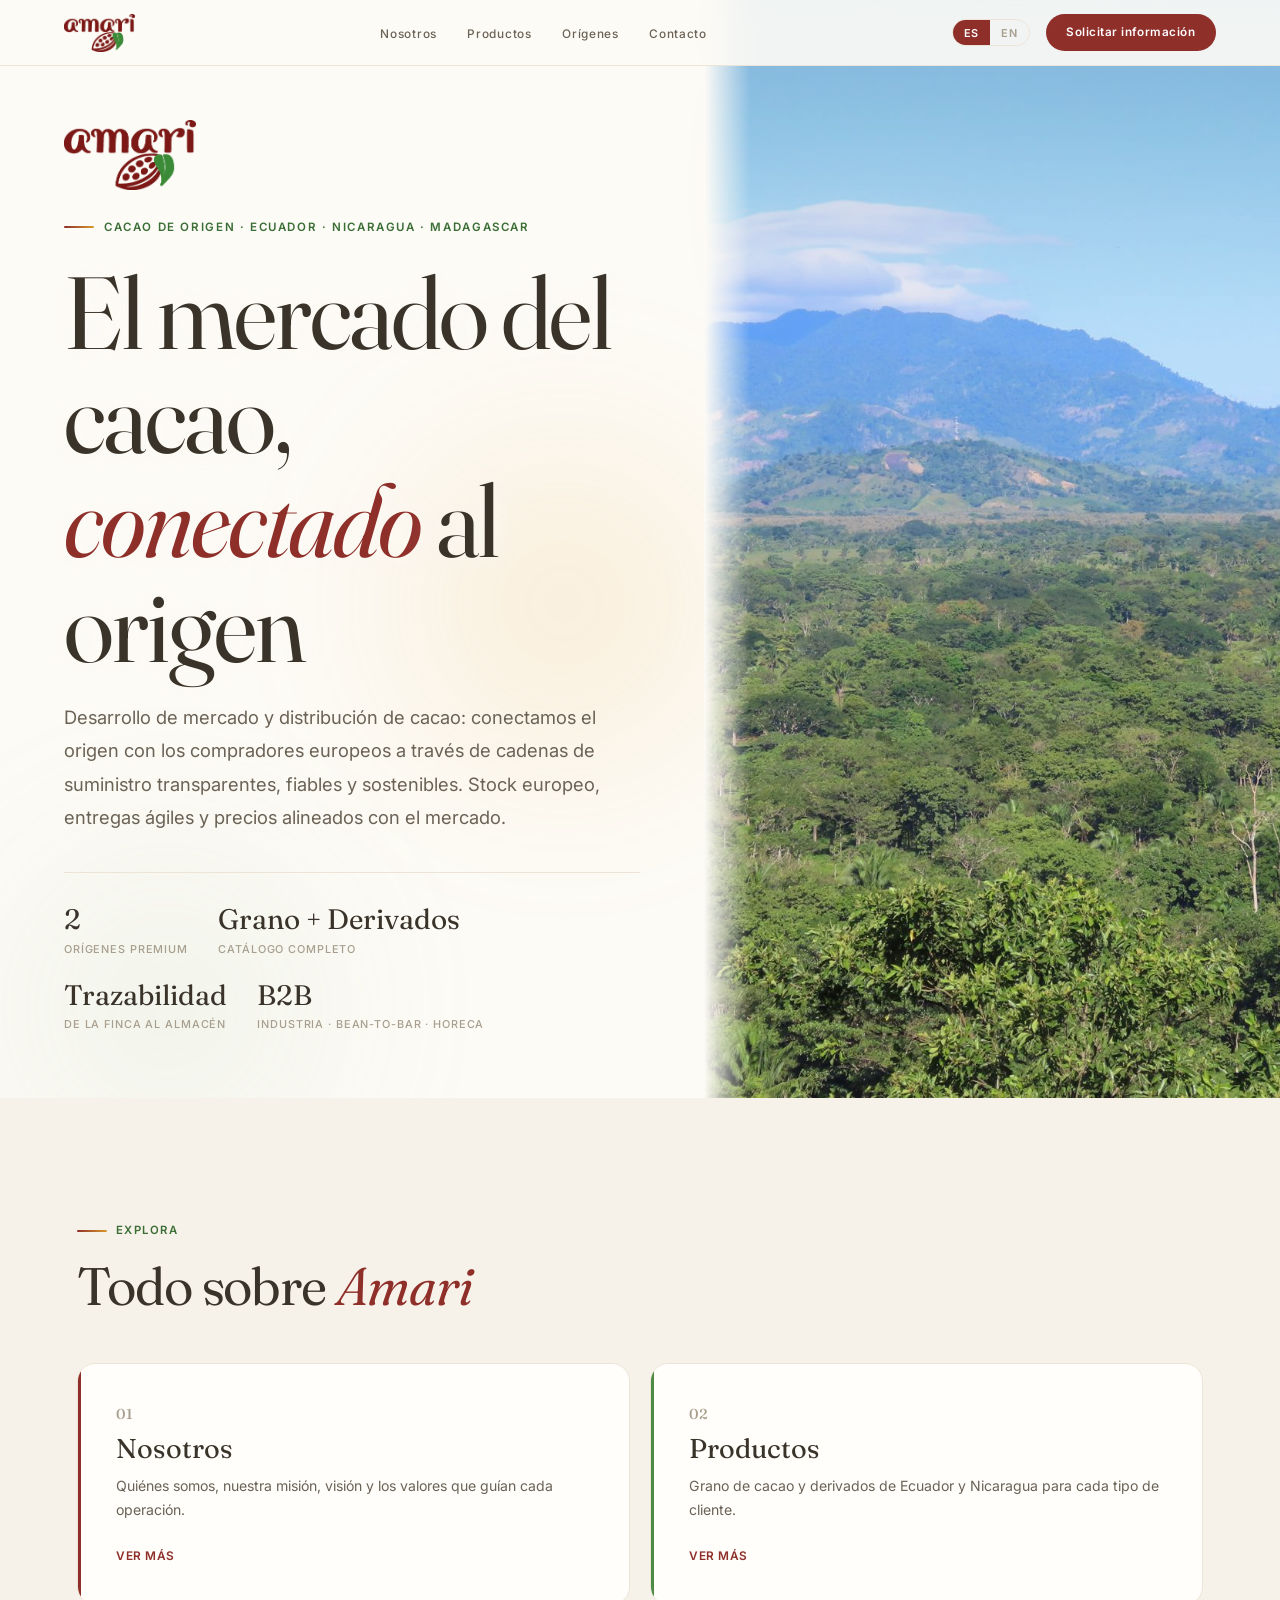
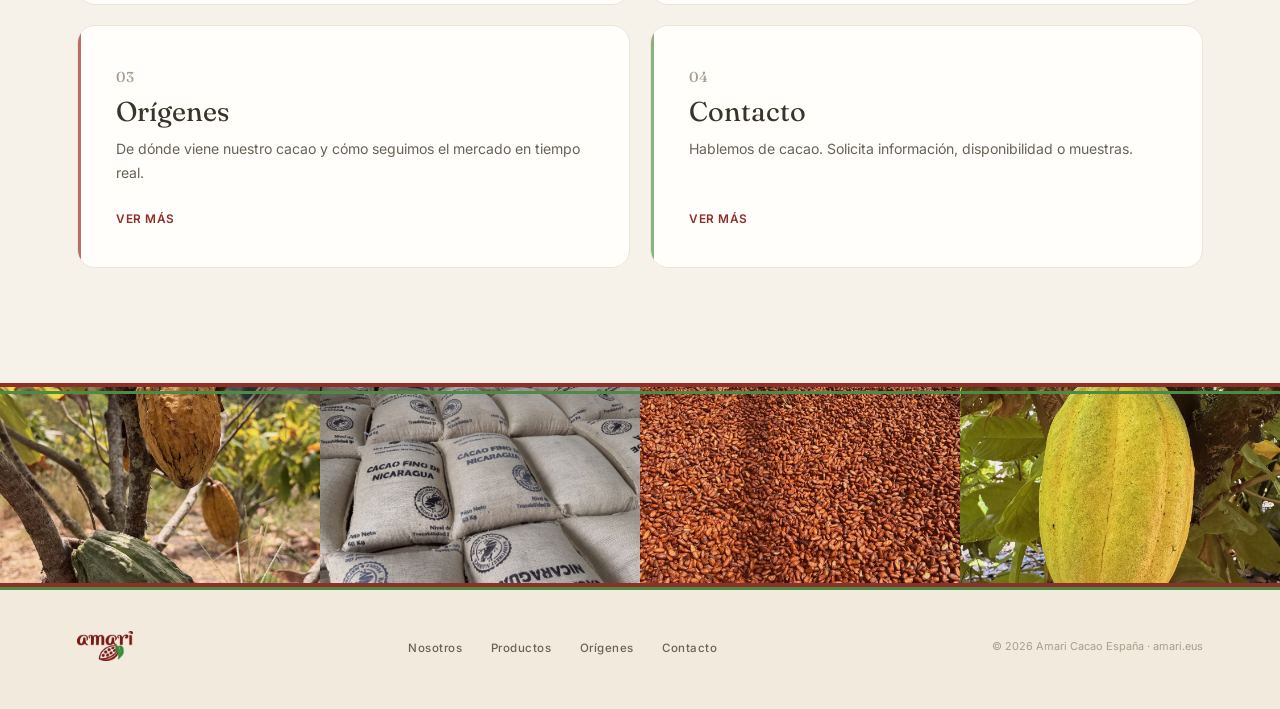
<file: index.html>
<!DOCTYPE html>
<html lang="es">
<head>
  <meta charset="UTF-8" />
  <meta name="viewport" content="width=device-width, initial-scale=1.0" />
  <title>Amari Cacao — El mercado del cacao, conectado al origen</title>
  <link rel="icon" type="image/png" href="logo.png" />
  <link rel="preconnect" href="https://fonts.googleapis.com" />
  <link rel="preconnect" href="https://fonts.gstatic.com" crossorigin />
  <link href="https://fonts.googleapis.com/css2?family=Fraunces:ital,opsz,wght@0,9..144,360;0,9..144,400;0,9..144,460;1,9..144,360;1,9..144,400&family=Inter:wght@400;500;600;700&display=swap" rel="stylesheet" />
  <link rel="stylesheet" href="styles.css" />
</head>
<body>
  <nav>
    <a href="index.html" class="nav-logo"><img src="logo.png" alt="Amari Cacao" /></a>
    <ul class="nav-links">
      <li><a href="nosotros.html" data-i18n="nav.about">Nosotros</a></li>
      <li><a href="productos.html" data-i18n="nav.products">Productos</a></li>
      <li><a href="origenes.html" data-i18n="nav.origins">Orígenes</a></li>
      <li><a href="contacto.html" data-i18n="nav.contact">Contacto</a></li>
    </ul>
    <div class="nav-right">
      <div class="lang-toggle">
        <button class="lang-btn active" onclick="setLang('es')">ES</button>
        <button class="lang-btn" onclick="setLang('en')">EN</button>
      </div>
      <a href="contacto.html" class="nav-cta" data-i18n="nav.cta">Solicitar información</a>
    </div>
  </nav>
  <section id="hero">
    <div class="hero-bg"><div class="blob blob1"></div><div class="blob blob2"></div><div class="blob blob3"></div></div>
    <div class="hero-photo-wrap"><img src="hero.jpg" alt="Mazorcas de cacao" /></div>
    <div class="hero-in">
      <a href="index.html" class="hero-logo"><img src="logo.png" alt="Amari Cacao" /></a>
      <p class="hero-eyebrow" data-i18n="hero.eyebrow">Cacao de origen · Ecuador · Nicaragua · Madagascar</p>
      <h1 data-i18n="hero.title">El mercado del cacao,<br /><em>conectado</em> al origen</h1>
      <p class="hero-sub" data-i18n="hero.sub"></p>
      <div class="hero-stats">
        <div><div class="stat-n">2</div><div class="stat-l" data-i18n="hero.s1"></div></div>
        <div><div class="stat-n" data-i18n="hero.s2n"></div><div class="stat-l" data-i18n="hero.s2l"></div></div>
        <div><div class="stat-n" data-i18n="hero.s3n">Trazabilidad</div><div class="stat-l" data-i18n="hero.s3l"></div></div>
        <div><div class="stat-n">B2B</div><div class="stat-l" data-i18n="hero.s4l"></div></div>
      </div>
    </div>
  </section>

  <section id="acceso">
    <div class="inn">
      <div class="fa" style="margin-bottom:3rem;">
        <p class="eyebrow" data-i18n="acceso.eyebrow">Explora</p>
        <h2 class="st" data-i18n="acceso.title">Todo sobre <em>Amari</em></h2>
      </div>
      <div class="acceso-grid fa">
        <a href="nosotros.html" class="card acceso-card c1">
          <div><div class="acceso-num">01</div><h3 data-i18n="acceso.n1.t">Nosotros</h3><p data-i18n="acceso.n1.p"></p></div>
          <span class="acceso-link" data-i18n="acceso.link">Ver más →</span>
        </a>
        <a href="productos.html" class="card acceso-card c2">
          <div><div class="acceso-num">02</div><h3 data-i18n="acceso.n2.t">Productos</h3><p data-i18n="acceso.n2.p"></p></div>
          <span class="acceso-link" data-i18n="acceso.link">Ver más →</span>
        </a>
        <a href="origenes.html" class="card acceso-card c3">
          <div><div class="acceso-num">03</div><h3 data-i18n="acceso.n3.t">Orígenes</h3><p data-i18n="acceso.n3.p"></p></div>
          <span class="acceso-link" data-i18n="acceso.link">Ver más →</span>
        </a>
        <a href="contacto.html" class="card acceso-card c4">
          <div><div class="acceso-num">04</div><h3 data-i18n="acceso.n4.t">Contacto</h3><p data-i18n="acceso.n4.p"></p></div>
          <span class="acceso-link" data-i18n="acceso.link">Ver más →</span>
        </a>
      </div>
    </div>
  </section>


  <div class="photo-strip">
    <div class="ps-item"><img src="ecuador.jpg" alt="Mazorca de cacao, Ecuador" loading="lazy" /></div>
    <div class="ps-item"><img src="nicaragua-sacos.jpg" alt="Cacao fino de Nicaragua ensacado en origen" loading="lazy" /></div>
    <div class="ps-item"><img src="ecuador-secado.jpg" alt="Secado del grano de cacao" loading="lazy" /></div>
    <div class="ps-item"><img src="nicaragua.jpg" alt="Mazorcas Trinitario de Nicaragua" loading="lazy" /></div>
  </div>

  <footer>
    <div class="footer-in">
      <a href="index.html" class="footer-logo"><img src="logo.png" alt="Amari Cacao" /></a>
      <ul class="footer-links">
        <li><a href="nosotros.html" data-i18n="nav.about">Nosotros</a></li>
        <li><a href="productos.html" data-i18n="nav.products">Productos</a></li>
        <li><a href="origenes.html" data-i18n="nav.origins">Orígenes</a></li>
        <li><a href="contacto.html" data-i18n="nav.contact">Contacto</a></li>
      </ul>
      <span class="footer-copy">© 2026 Amari Cacao España · amari.eus</span>
    </div>
  </footer>
  <script src="app.js"></script>
</body>
</html>
</file>
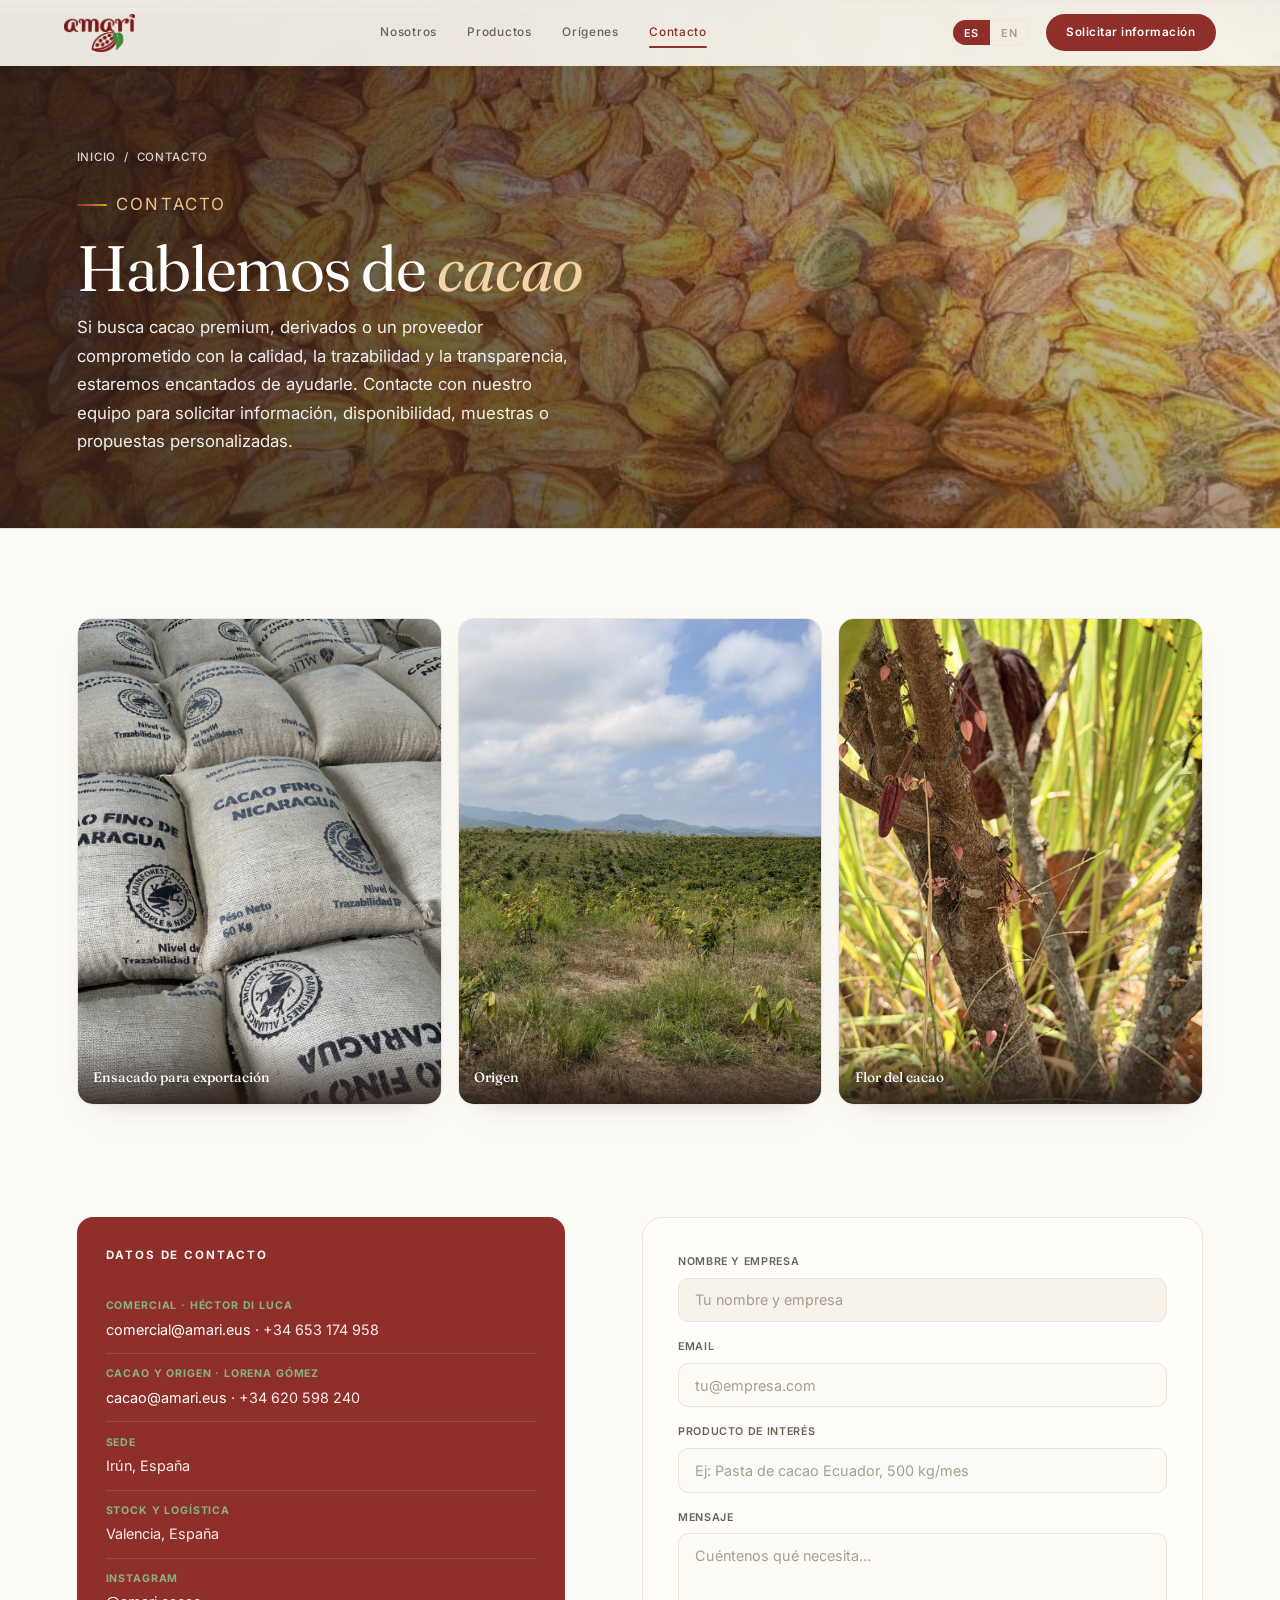
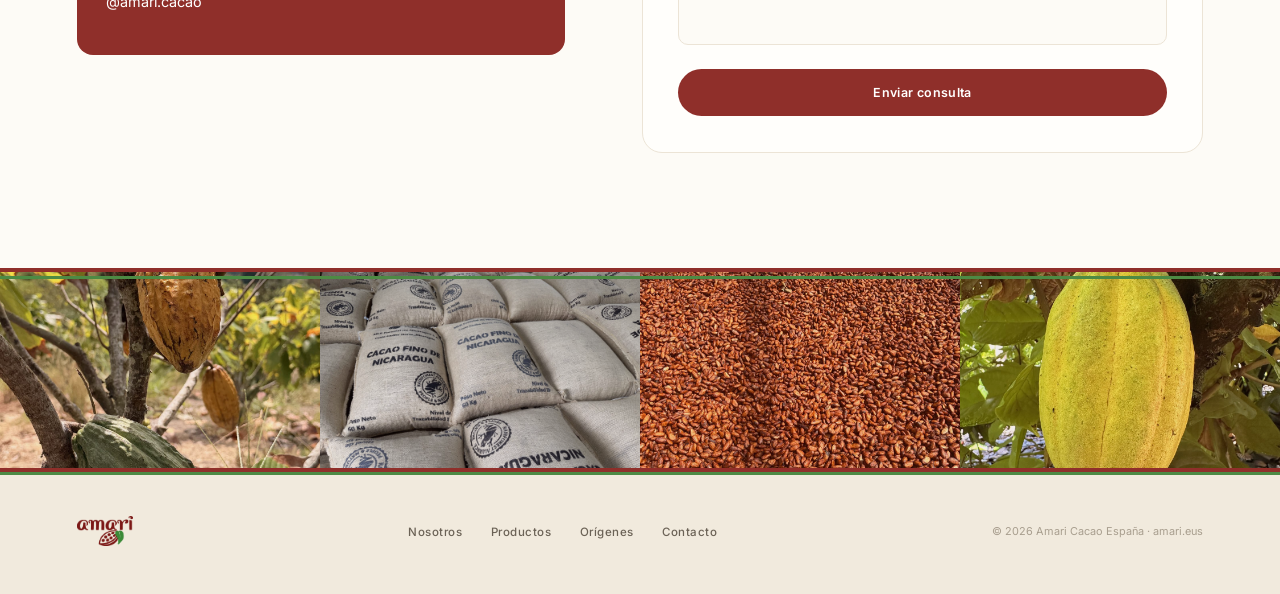
<file: contacto.html>
<!DOCTYPE html>
<html lang="es">
<head>
  <meta charset="UTF-8" />
  <meta name="viewport" content="width=device-width, initial-scale=1.0" />
  <title>Contacto — Amari Cacao</title>
  <link rel="icon" type="image/png" href="logo.png" />
  <link rel="preconnect" href="https://fonts.googleapis.com" />
  <link rel="preconnect" href="https://fonts.gstatic.com" crossorigin />
  <link href="https://fonts.googleapis.com/css2?family=Fraunces:ital,opsz,wght@0,9..144,360;0,9..144,400;0,9..144,460;1,9..144,360;1,9..144,400&family=Inter:wght@400;500;600;700&display=swap" rel="stylesheet" />
  <link rel="stylesheet" href="styles.css" />
</head>
<body class="has-head">
  <nav>
    <a href="index.html" class="nav-logo"><img src="logo.png" alt="Amari Cacao" /></a>
    <ul class="nav-links">
      <li><a href="nosotros.html" data-i18n="nav.about">Nosotros</a></li>
      <li><a href="productos.html" data-i18n="nav.products">Productos</a></li>
      <li><a href="origenes.html" data-i18n="nav.origins">Orígenes</a></li>
      <li><a href="contacto.html" class="active" data-i18n="nav.contact">Contacto</a></li>
    </ul>
    <div class="nav-right">
      <div class="lang-toggle">
        <button class="lang-btn active" onclick="setLang('es')">ES</button>
        <button class="lang-btn" onclick="setLang('en')">EN</button>
      </div>
      <a href="contacto.html" class="nav-cta" data-i18n="nav.cta">Solicitar información</a>
    </div>
  </nav>
  <div class="page-head">
    <div class="hero-bg"><div class="blob blob1"></div><div class="blob blob2"></div><div class="blob blob3"></div></div>
    <div class="page-head-photo"><img src="ecuador-cosecha.jpg" alt="Cosecha de cacao en origen" loading="lazy" /></div>
    <div class="page-head-in">
      <div class="breadcrumb"><a href="index.html" data-i18n="crumb.home">Inicio</a> / <span data-i18n="nav.contact">Contacto</span></div>
      <p class="eyebrow" data-i18n="contact.eyebrow"></p>
      <h1 data-i18n="contact.title"></h1>
      <p data-i18n="contact.intro"></p>
    </div>
  </div>
  <section class="pband-sec">
    <div class="inn">
      <div class="pband fa">
        <figure><img src="nicaragua-sacos.jpg" alt="Cacao ensacado" loading="lazy" /><figcaption data-i18n="pb.sacos">Ensacado para exportación</figcaption></figure>
        <figure><img src="ecuador-plantacion.jpg" alt="Plantación de cacao" loading="lazy" /><figcaption data-i18n="pb.origen">Origen</figcaption></figure>
        <figure><img src="flor.jpg" alt="Flor del cacao" loading="lazy" /><figcaption data-i18n="pb.flor">Flor del cacao</figcaption></figure>
      </div>
    </div>
  </section>

  <section id="contacto" style="padding-top:3rem;background:var(--bg);">
    <div class="inn">
      <div class="contacto-grid">
        <div class="contacto-info fa">
          <div class="spec-box">
            <h4 data-i18n="contact.box">Datos de contacto</h4>
            <div class="spec-row"><span class="spec-label" data-i18n="contact.l1">Comercial · Héctor Di Luca</span><span class="spec-value"><a href="mailto:comercial@amari.eus" style="color:#fff;">comercial@amari.eus</a> · <span data-i18n="contact.tel1">+34 653 174 958</span></span></div>
            <div class="spec-row"><span class="spec-label" data-i18n="contact.l2">Cacao y origen · Lorena Gómez</span><span class="spec-value"><a href="mailto:cacao@amari.eus" style="color:#fff;">cacao@amari.eus</a> · <span data-i18n="contact.tel2">+34 620 598 240</span></span></div>
            <div class="spec-row"><span class="spec-label" data-i18n="contact.l3">Sede</span><span class="spec-value" data-i18n="contact.sede">Irún, España</span></div>
            <div class="spec-row"><span class="spec-label" data-i18n="contact.l4">Stock y logística</span><span class="spec-value" data-i18n="contact.stock">Valencia, España</span></div>
            <div class="spec-row"><span class="spec-label">Instagram</span><span class="spec-value"><a href="https://instagram.com/amari.cacao" target="_blank" style="color:#fff;">@amari.cacao</a></span></div>
          </div>
        </div>
        <div class="form-card fa">
          <div class="fg"><label class="fl" for="nombre" data-i18n="form.name"></label><input class="fi" type="text" id="nombre" data-i18n-ph="form.name.ph" /></div>
          <div class="fg"><label class="fl" for="email">Email</label><input class="fi" type="email" id="email" placeholder="tu@empresa.com" /></div>
          <div class="fg"><label class="fl" for="interes" data-i18n="form.interest"></label><input class="fi" type="text" id="interes" data-i18n-ph="form.interest.ph" /></div>
          <div class="fg"><label class="fl" for="msg" data-i18n="form.msg"></label><textarea class="ft" id="msg" data-i18n-ph="form.msg.ph"></textarea></div>
          <button class="fsub" type="button" data-i18n="form.submit"></button>
        </div>
      </div>
    </div>
  </section>

  <div class="photo-strip">
    <div class="ps-item"><img src="ecuador.jpg" alt="Mazorca de cacao, Ecuador" loading="lazy" /></div>
    <div class="ps-item"><img src="nicaragua-sacos.jpg" alt="Cacao fino de Nicaragua ensacado en origen" loading="lazy" /></div>
    <div class="ps-item"><img src="ecuador-secado.jpg" alt="Secado del grano de cacao" loading="lazy" /></div>
    <div class="ps-item"><img src="nicaragua.jpg" alt="Mazorcas Trinitario de Nicaragua" loading="lazy" /></div>
  </div>

  <footer>
    <div class="footer-in">
      <a href="index.html" class="footer-logo"><img src="logo.png" alt="Amari Cacao" /></a>
      <ul class="footer-links">
        <li><a href="nosotros.html" data-i18n="nav.about">Nosotros</a></li>
        <li><a href="productos.html" data-i18n="nav.products">Productos</a></li>
        <li><a href="origenes.html" data-i18n="nav.origins">Orígenes</a></li>
        <li><a href="contacto.html" data-i18n="nav.contact">Contacto</a></li>
      </ul>
      <span class="footer-copy">© 2026 Amari Cacao España · amari.eus</span>
    </div>
  </footer>
  <script src="app.js"></script>
</body>
</html>
</file>
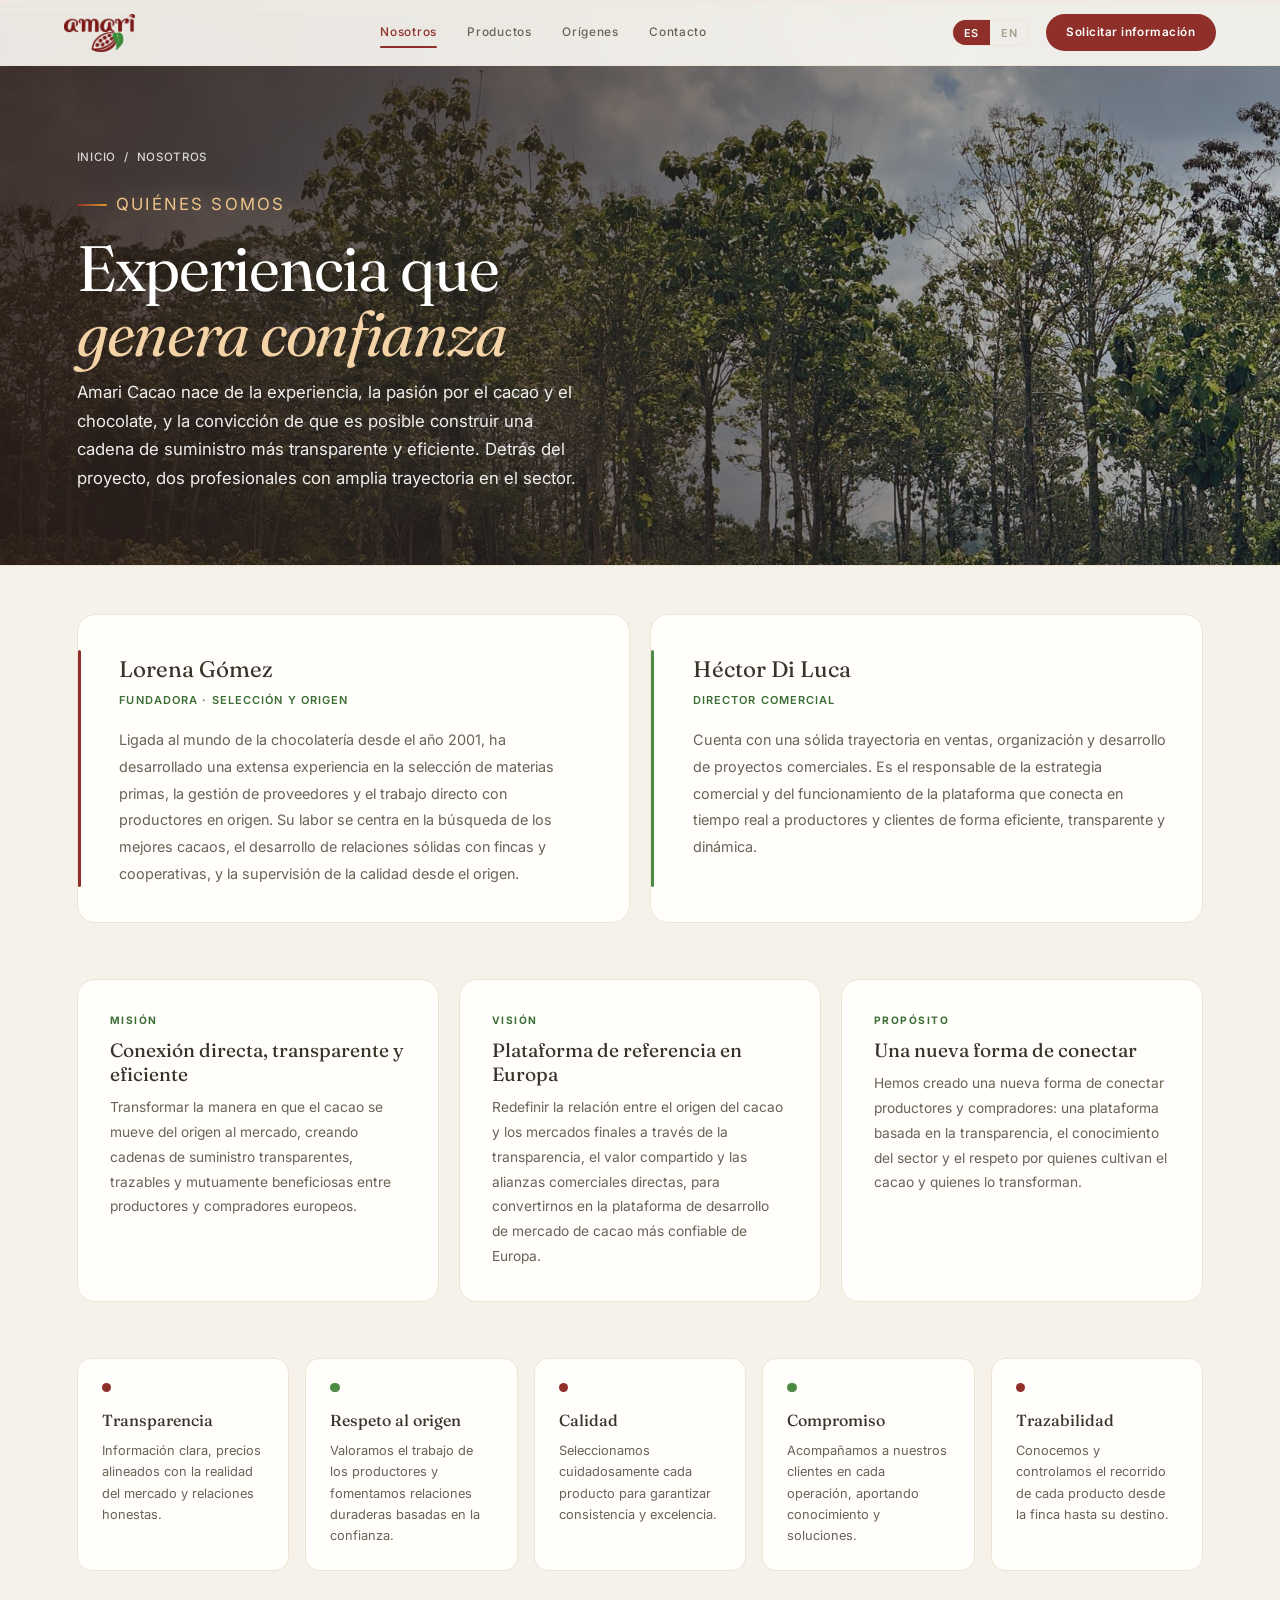
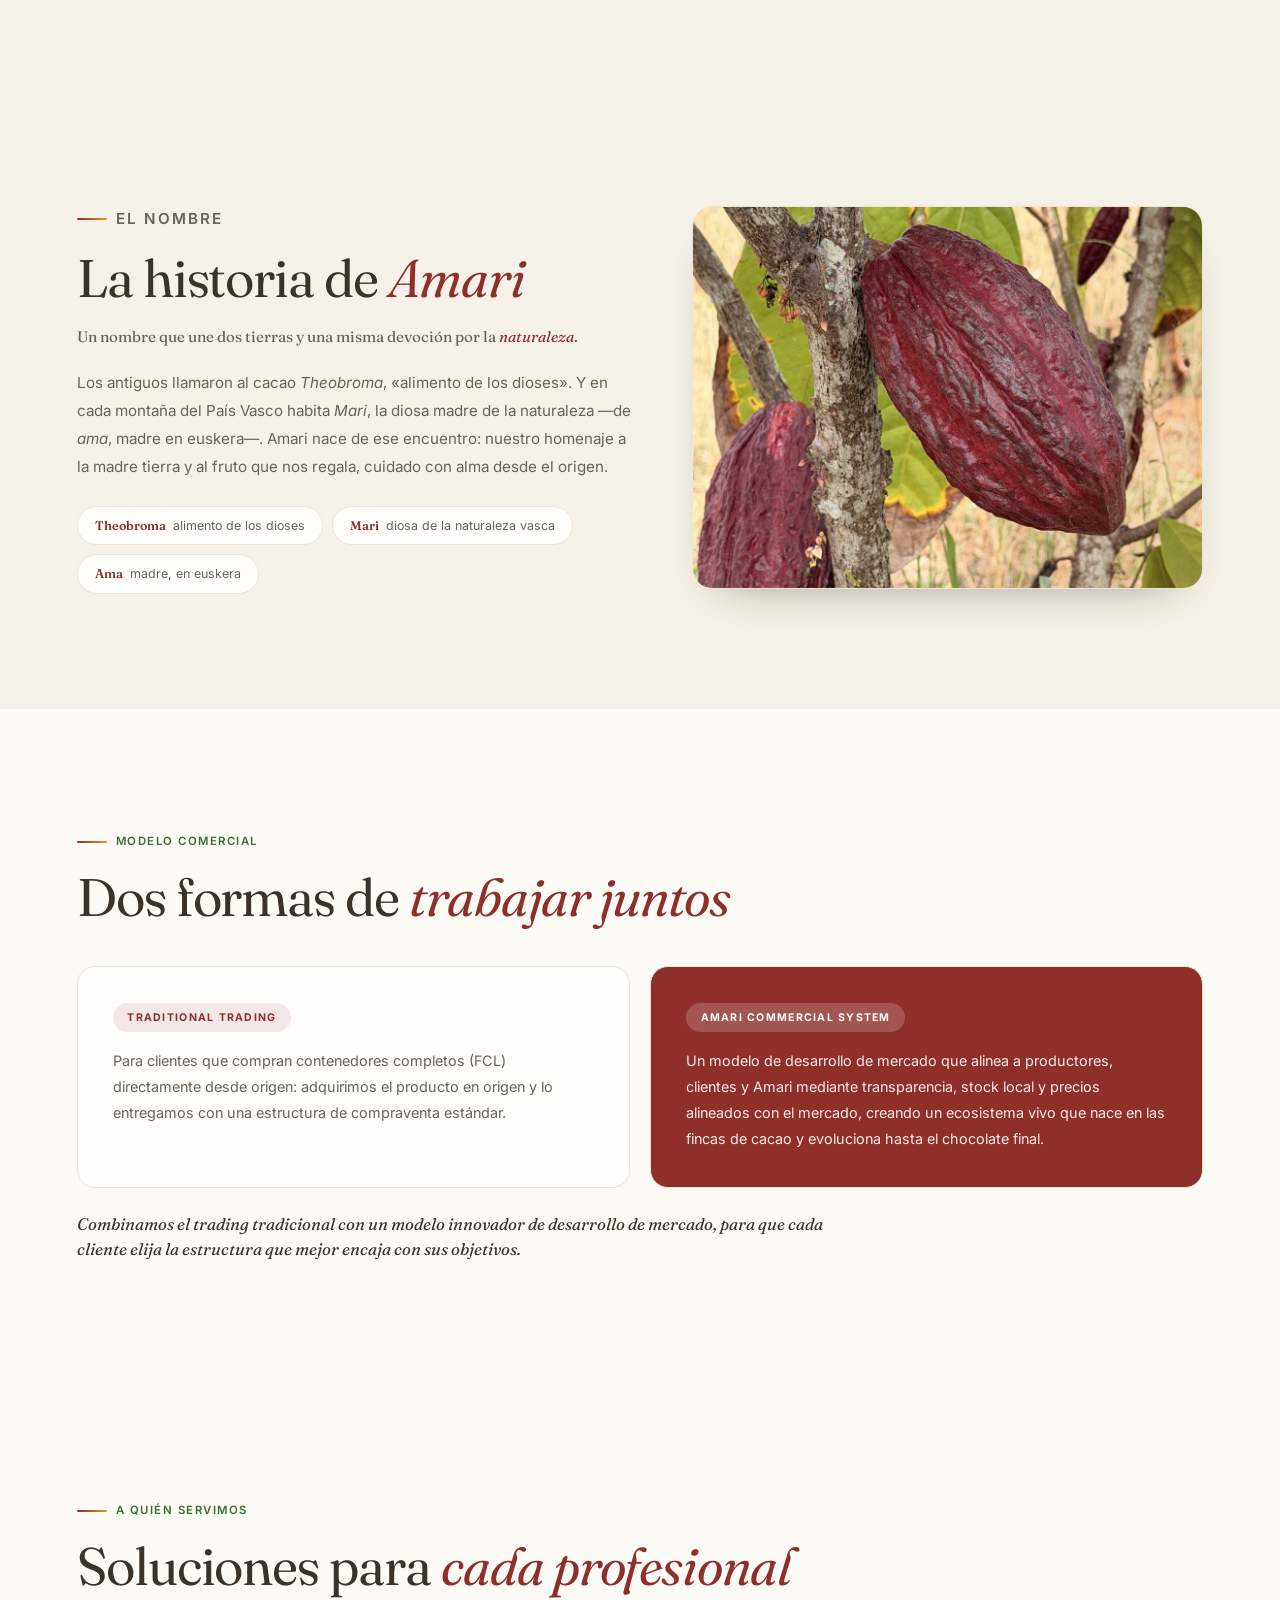
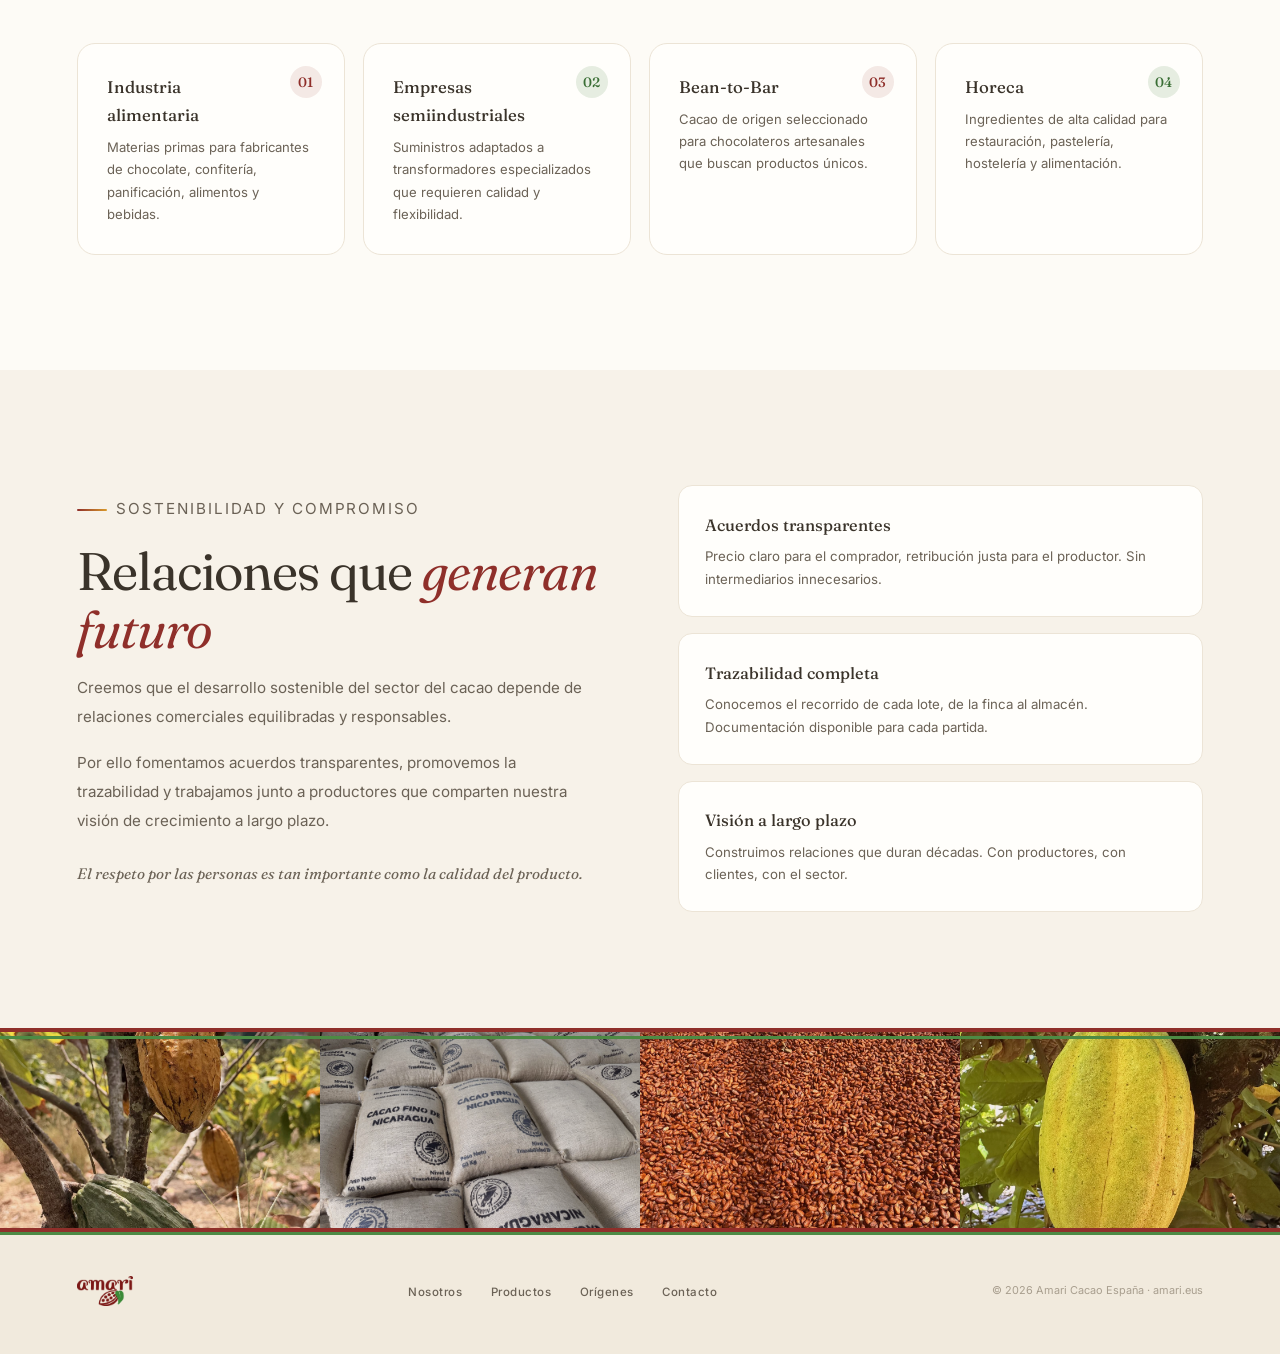
<file: nosotros.html>
<!DOCTYPE html>
<html lang="es">
<head>
  <meta charset="UTF-8" />
  <meta name="viewport" content="width=device-width, initial-scale=1.0" />
  <title>Nosotros — Amari Cacao</title>
  <link rel="icon" type="image/png" href="logo.png" />
  <link rel="preconnect" href="https://fonts.googleapis.com" />
  <link rel="preconnect" href="https://fonts.gstatic.com" crossorigin />
  <link href="https://fonts.googleapis.com/css2?family=Fraunces:ital,opsz,wght@0,9..144,360;0,9..144,400;0,9..144,460;1,9..144,360;1,9..144,400&family=Inter:wght@400;500;600;700&display=swap" rel="stylesheet" />
  <link rel="stylesheet" href="styles.css" />
</head>
<body class="has-head">
  <nav>
    <a href="index.html" class="nav-logo"><img src="logo.png" alt="Amari Cacao" /></a>
    <ul class="nav-links">
      <li><a href="nosotros.html" class="active" data-i18n="nav.about">Nosotros</a></li>
      <li><a href="productos.html" data-i18n="nav.products">Productos</a></li>
      <li><a href="origenes.html" data-i18n="nav.origins">Orígenes</a></li>
      <li><a href="contacto.html" data-i18n="nav.contact">Contacto</a></li>
    </ul>
    <div class="nav-right">
      <div class="lang-toggle">
        <button class="lang-btn active" onclick="setLang('es')">ES</button>
        <button class="lang-btn" onclick="setLang('en')">EN</button>
      </div>
      <a href="contacto.html" class="nav-cta" data-i18n="nav.cta">Solicitar información</a>
    </div>
  </nav>
  <div class="page-head">
    <div class="hero-bg"><div class="blob blob1"></div><div class="blob blob2"></div><div class="blob blob3"></div></div>
    <div class="page-head-photo"><img src="nicaragua-paisaje.jpg" alt="Paisaje de origen del cacao" loading="lazy" /></div>
    <div class="page-head-in">
      <div class="breadcrumb"><a href="index.html" data-i18n="crumb.home">Inicio</a> / <span data-i18n="nav.about">Nosotros</span></div>
      <p class="eyebrow" data-i18n="about.eyebrow"></p>
      <h1 data-i18n="about.title"></h1>
      <p data-i18n="about.intro"></p>
    </div>
  </div>
  <section id="quienes" style="padding-top:3rem;">
    <div class="inn">
      <div class="equipo-grid fa">
        <div class="card equipo-card ec">
          <div class="equipo-nombre">Lorena Gómez</div>
          <div class="equipo-rol" data-i18n="about.lorena.role"></div>
          <p class="equipo-bio" data-i18n="about.lorena.bio"></p>
        </div>
        <div class="card equipo-card ni">
          <div class="equipo-nombre">Héctor Di Luca</div>
          <div class="equipo-rol" data-i18n="about.hector.role"></div>
          <p class="equipo-bio" data-i18n="about.hector.bio"></p>
        </div>
      </div>
      <div class="mvv-grid fa">
        <div class="card mvv-card"><span class="mvv-tag" data-i18n="mvv.mission.tag"></span><h3 data-i18n="mvv.mission.title"></h3><p data-i18n="mvv.mission.text"></p></div>
        <div class="card mvv-card"><span class="mvv-tag" data-i18n="mvv.vision.tag"></span><h3 data-i18n="mvv.vision.title"></h3><p data-i18n="mvv.vision.text"></p></div>
        <div class="card mvv-card"><span class="mvv-tag" data-i18n="mvv.purpose.tag"></span><h3 data-i18n="mvv.purpose.title"></h3><p data-i18n="mvv.purpose.text"></p></div>
      </div>
      <div class="valores-grid fa">
        <div class="valor"><div class="valor-dot" style="background:var(--rojo)"></div><h4 data-i18n="val.1.title"></h4><p data-i18n="val.1.text"></p></div>
        <div class="valor"><div class="valor-dot" style="background:var(--verde)"></div><h4 data-i18n="val.2.title"></h4><p data-i18n="val.2.text"></p></div>
        <div class="valor"><div class="valor-dot" style="background:var(--rojo)"></div><h4 data-i18n="val.3.title"></h4><p data-i18n="val.3.text"></p></div>
        <div class="valor"><div class="valor-dot" style="background:var(--verde)"></div><h4 data-i18n="val.4.title"></h4><p data-i18n="val.4.text"></p></div>
        <div class="valor"><div class="valor-dot" style="background:var(--rojo)"></div><h4 data-i18n="val.5.title"></h4><p data-i18n="val.5.text"></p></div>
      </div>
    </div>
  </section>

  <section id="nombre">
    <div class="inn">
      <div class="name-grid fa">
        <div class="name-txt">
          <p class="eyebrow" data-i18n="name.eyebrow">El nombre</p>
          <h2 class="st" data-i18n="name.title">La historia de <em>Amari</em></h2>
          <p class="name-lead" data-i18n="name.lead">Un nombre que une dos tierras y una misma devoción por la <b>naturaleza</b>.</p>
          <p data-i18n="name.p1">Los antiguos llamaron al cacao <em>Theobroma</em>, «alimento de los dioses». Y en cada montaña del País Vasco habita <em>Mari</em>, la diosa madre de la naturaleza —de <em>ama</em>, madre en euskera—. Amari nace de ese encuentro: nuestro homenaje a la madre tierra y al fruto que nos regala, cuidado con alma desde el origen.</p>
          <div class="name-terms">
            <span class="name-term"><b>Theobroma</b> <span data-i18n="name.t1">alimento de los dioses</span></span>
            <span class="name-term"><b>Mari</b> <span data-i18n="name.t2">diosa de la naturaleza vasca</span></span>
            <span class="name-term"><b>Ama</b> <span data-i18n="name.t3">madre, en euskera</span></span>
          </div>
        </div>
        <div class="name-media"><img src="ecuador-roja.jpg" alt="Mazorca de cacao, fruto de la naturaleza" loading="lazy" /></div>
      </div>
    </div>
  </section>

  <section id="modelo" style="background:var(--bg);">
    <div class="inn">
      <div class="fa" style="margin-bottom:2.5rem;">
        <p class="eyebrow" data-i18n="model.eyebrow">Modelo comercial</p>
        <h2 class="st" data-i18n="model.title">Dos formas de <em>trabajar juntos</em></h2>
      </div>
      <div class="model-grid fa">
        <div class="model-card trad">
          <span class="model-tag" data-i18n="model.1.tag">Traditional Trading</span>
          <p data-i18n="model.1.text"></p>
        </div>
        <div class="model-card acs">
          <span class="model-tag" data-i18n="model.2.tag">Amari Commercial System</span>
          <p data-i18n="model.2.text"></p>
        </div>
      </div>
      <p class="model-foot fa" data-i18n="model.foot"></p>
    </div>
  </section>

  <section id="sectores">
    <div class="inn">
      <div class="fa" style="margin-bottom:3rem;">
        <p class="eyebrow" data-i18n="sec.eyebrow"></p>
        <h2 class="st" data-i18n="sec.title"></h2>
      </div>
      <div class="sec-grid fa">
        <div class="card sec-card r"><div class="sec-badge">01</div><h4 data-i18n="sec.1.title"></h4><p data-i18n="sec.1.text"></p></div>
        <div class="card sec-card g"><div class="sec-badge">02</div><h4 data-i18n="sec.2.title"></h4><p data-i18n="sec.2.text"></p></div>
        <div class="card sec-card r"><div class="sec-badge">03</div><h4 data-i18n="sec.3.title"></h4><p data-i18n="sec.3.text"></p></div>
        <div class="card sec-card g"><div class="sec-badge">04</div><h4 data-i18n="sec.4.title"></h4><p data-i18n="sec.4.text"></p></div>
      </div>
    </div>
  </section>

  <section id="sostenibilidad">
    <div class="inn">
      <div class="sost-grid fa">
        <div class="sost-txt">
          <p class="eyebrow" data-i18n="sost.eyebrow"></p>
          <h2 class="st" data-i18n="sost.title"></h2>
          <p data-i18n="sost.p1"></p>
          <p data-i18n="sost.p2"></p>
          <p class="sost-quote" data-i18n="sost.quote"></p>
        </div>
        <div class="sost-items">
          <div class="sost-item"><h5 data-i18n="sost.i1.title"></h5><p data-i18n="sost.i1.text"></p></div>
          <div class="sost-item"><h5 data-i18n="sost.i2.title"></h5><p data-i18n="sost.i2.text"></p></div>
          <div class="sost-item"><h5 data-i18n="sost.i3.title"></h5><p data-i18n="sost.i3.text"></p></div>
        </div>
      </div>
    </div>
  </section>

  <div class="photo-strip">
    <div class="ps-item"><img src="ecuador.jpg" alt="Mazorca de cacao, Ecuador" loading="lazy" /></div>
    <div class="ps-item"><img src="nicaragua-sacos.jpg" alt="Cacao fino de Nicaragua ensacado en origen" loading="lazy" /></div>
    <div class="ps-item"><img src="ecuador-secado.jpg" alt="Secado del grano de cacao" loading="lazy" /></div>
    <div class="ps-item"><img src="nicaragua.jpg" alt="Mazorcas Trinitario de Nicaragua" loading="lazy" /></div>
  </div>

  <footer>
    <div class="footer-in">
      <a href="index.html" class="footer-logo"><img src="logo.png" alt="Amari Cacao" /></a>
      <ul class="footer-links">
        <li><a href="nosotros.html" data-i18n="nav.about">Nosotros</a></li>
        <li><a href="productos.html" data-i18n="nav.products">Productos</a></li>
        <li><a href="origenes.html" data-i18n="nav.origins">Orígenes</a></li>
        <li><a href="contacto.html" data-i18n="nav.contact">Contacto</a></li>
      </ul>
      <span class="footer-copy">© 2026 Amari Cacao España · amari.eus</span>
    </div>
  </footer>
  <script src="app.js"></script>
</body>
</html>
</file>
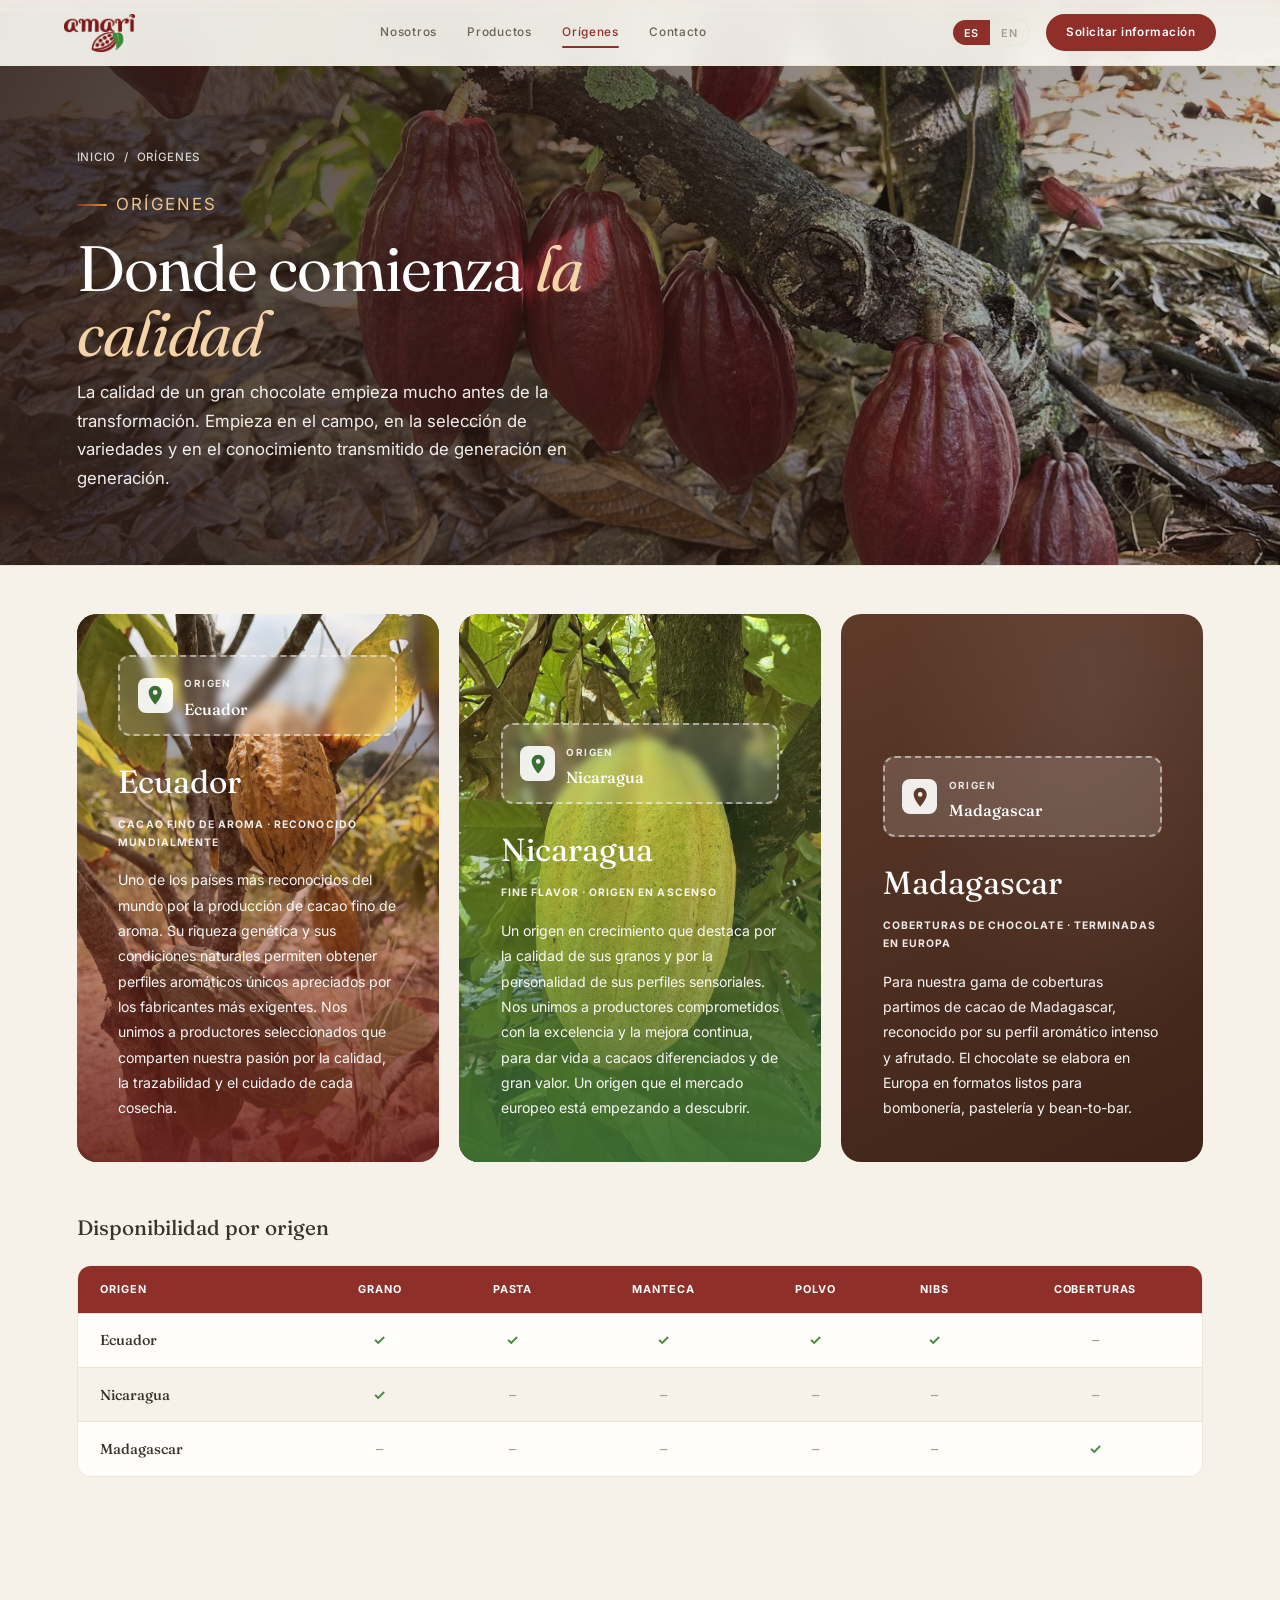
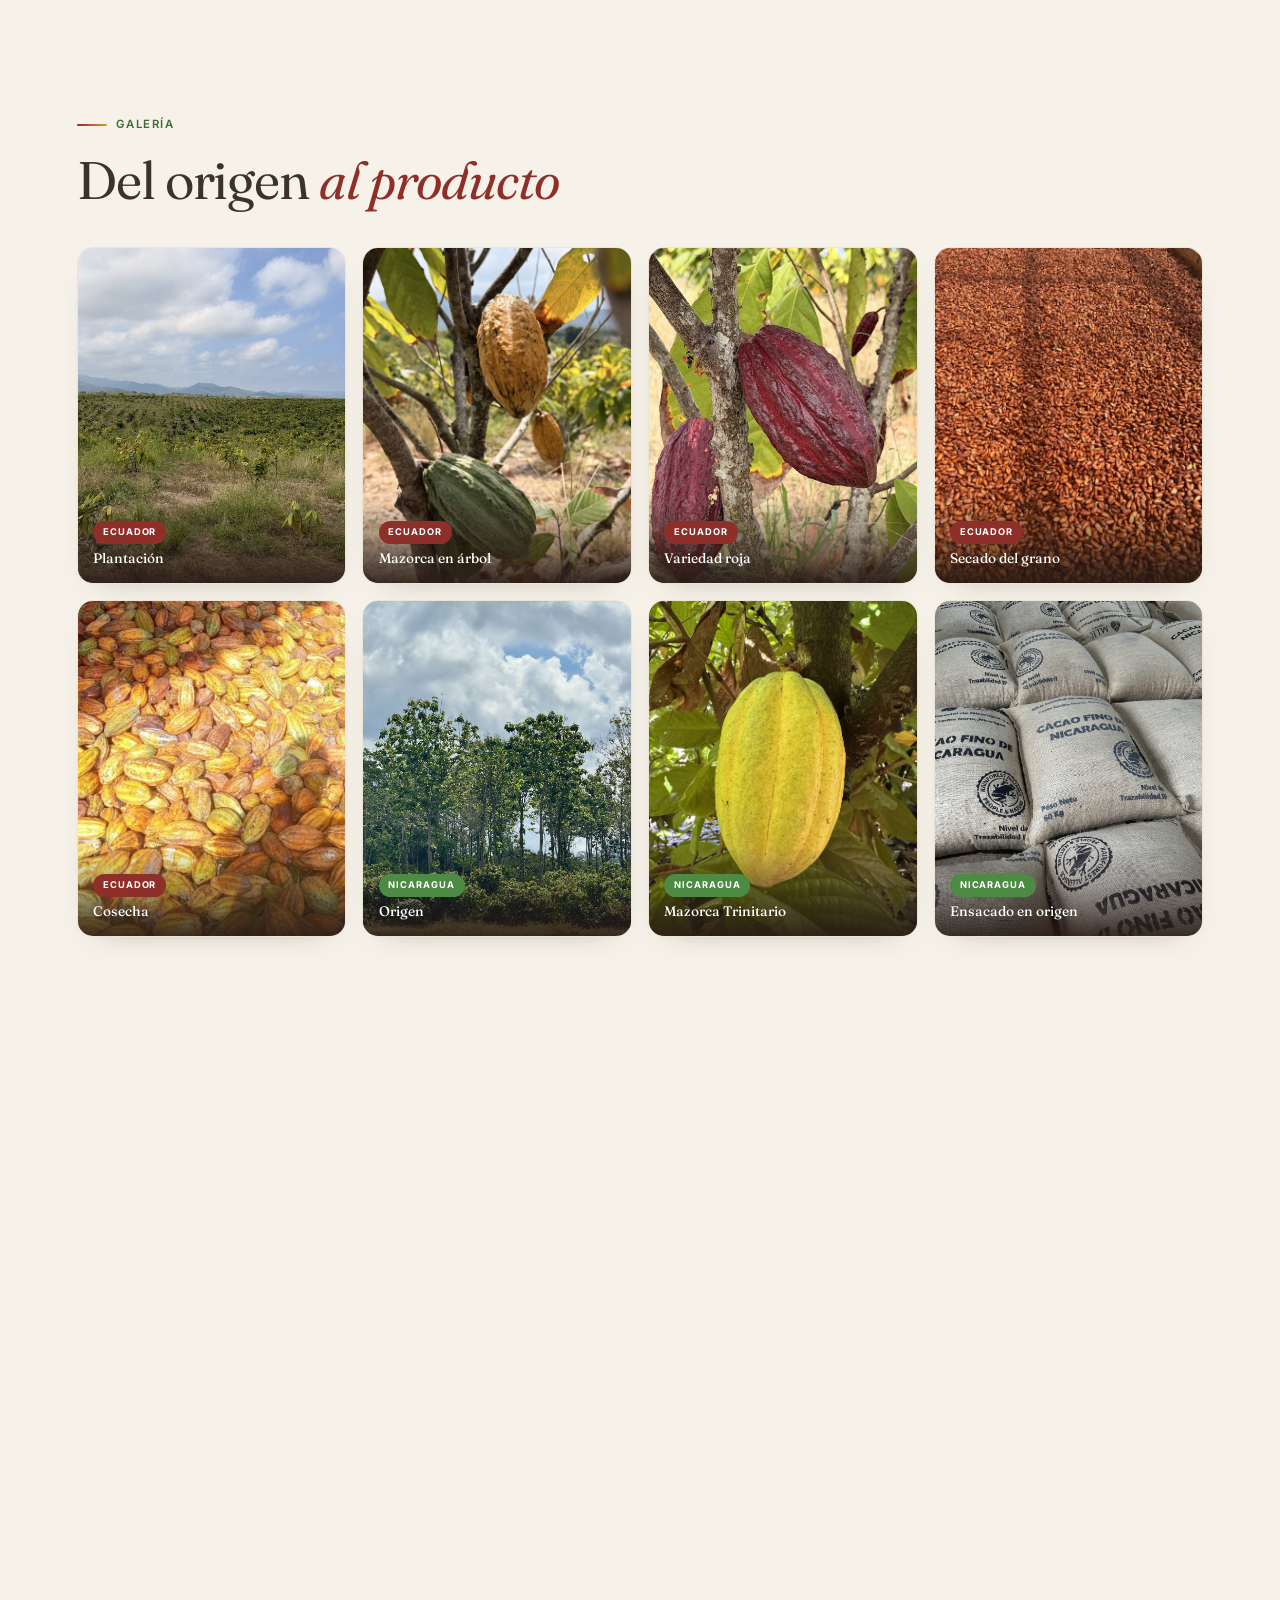
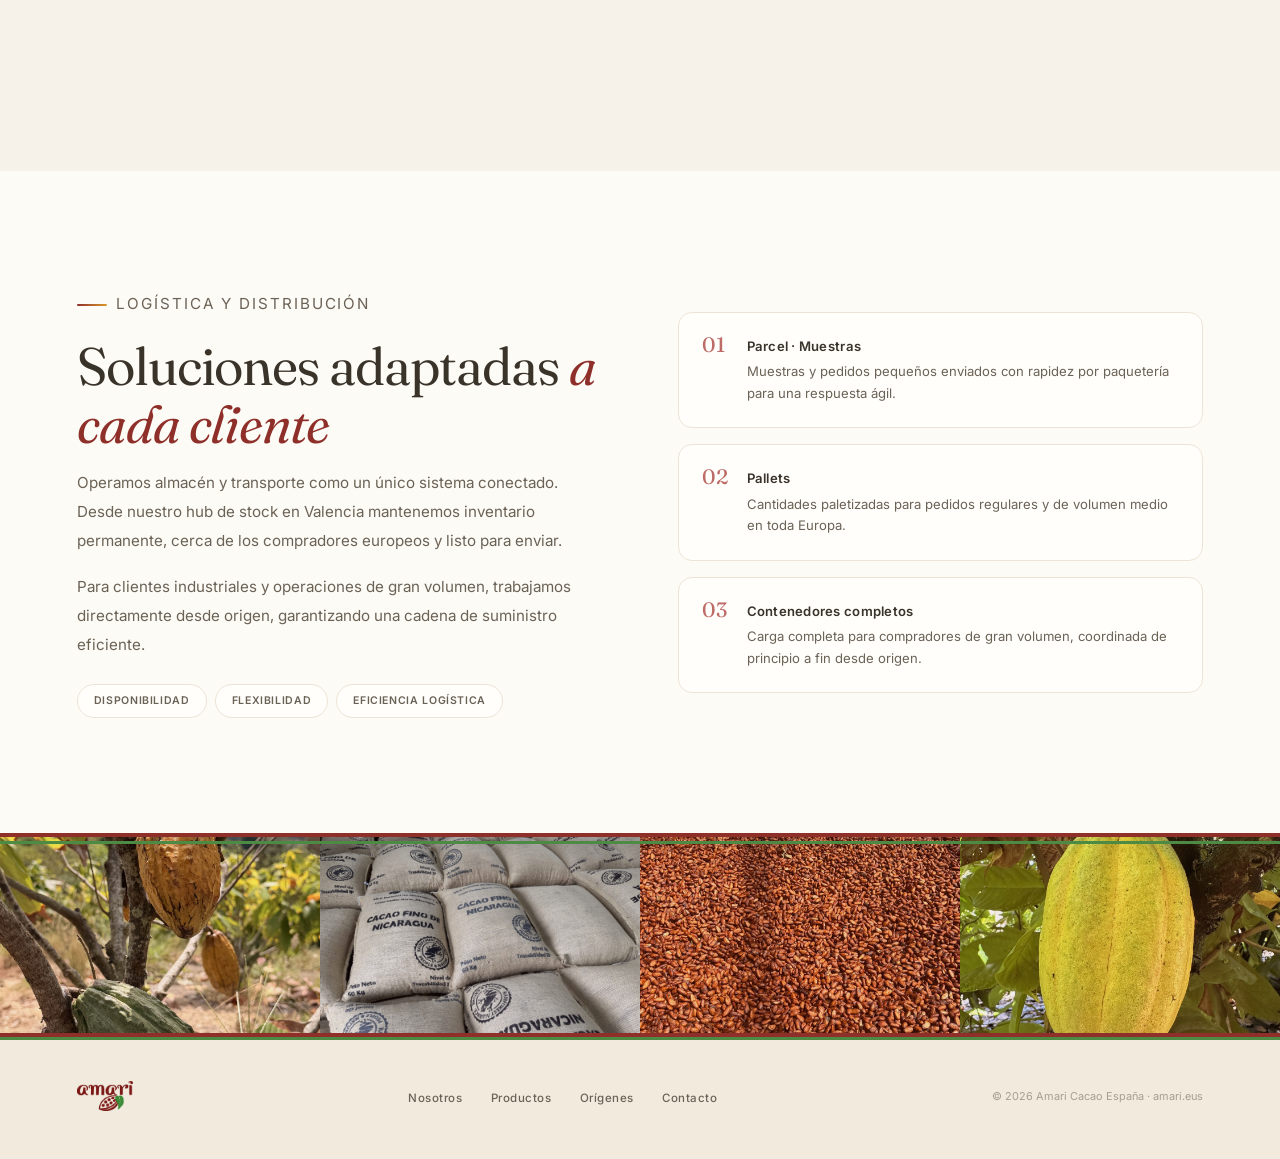
<file: origenes.html>
<!DOCTYPE html>
<html lang="es">
<head>
  <meta charset="UTF-8" />
  <meta name="viewport" content="width=device-width, initial-scale=1.0" />
  <title>Orígenes — Amari Cacao</title>
  <link rel="icon" type="image/png" href="logo.png" />
  <link rel="preconnect" href="https://fonts.googleapis.com" />
  <link rel="preconnect" href="https://fonts.gstatic.com" crossorigin />
  <link href="https://fonts.googleapis.com/css2?family=Fraunces:ital,opsz,wght@0,9..144,360;0,9..144,400;0,9..144,460;1,9..144,360;1,9..144,400&family=Inter:wght@400;500;600;700&display=swap" rel="stylesheet" />
  <link rel="stylesheet" href="styles.css" />
</head>
<body class="has-head">
  <nav>
    <a href="index.html" class="nav-logo"><img src="logo.png" alt="Amari Cacao" /></a>
    <ul class="nav-links">
      <li><a href="nosotros.html" data-i18n="nav.about">Nosotros</a></li>
      <li><a href="productos.html" data-i18n="nav.products">Productos</a></li>
      <li><a href="origenes.html" class="active" data-i18n="nav.origins">Orígenes</a></li>
      <li><a href="contacto.html" data-i18n="nav.contact">Contacto</a></li>
    </ul>
    <div class="nav-right">
      <div class="lang-toggle">
        <button class="lang-btn active" onclick="setLang('es')">ES</button>
        <button class="lang-btn" onclick="setLang('en')">EN</button>
      </div>
      <a href="contacto.html" class="nav-cta" data-i18n="nav.cta">Solicitar información</a>
    </div>
  </nav>
  <div class="page-head">
    <div class="hero-bg"><div class="blob blob1"></div><div class="blob blob2"></div><div class="blob blob3"></div></div>
    <div class="page-head-photo"><img src="nicaragua-mazorca.jpg" alt="Mazorca de cacao madura en el árbol" loading="lazy" /></div>
    <div class="page-head-in">
      <div class="breadcrumb"><a href="index.html" data-i18n="crumb.home">Inicio</a> / <span data-i18n="nav.origins">Orígenes</span></div>
      <p class="eyebrow" data-i18n="ori.eyebrow"></p>
      <h1 data-i18n="ori.title"></h1>
      <p data-i18n="ori.intro"></p>
    </div>
  </div>
  <section id="origenes" style="padding-top:3rem;">
    <div class="inn">
      <div class="ori-grid fa">
        <div class="ori-card ori-ec">
          <img class="ori-photo" src="ecuador.jpg" alt="Cacao de Ecuador" loading="lazy" />
          <div class="origin-chip" style="margin-bottom:1.2rem;background:rgba(255,255,255,0.5);"><span class="flag"><svg viewBox="0 0 24 24" fill="currentColor"><path d="M12 2C8.13 2 5 5.13 5 9c0 5.25 7 13 7 13s7-7.75 7-13c0-3.87-3.13-7-7-7zm0 9.5a2.5 2.5 0 1 1 0-5 2.5 2.5 0 0 1 0 5z"/></svg></span><span><span class="origin-chip-label" data-i18n="ori.chip">Origen</span><br><span class="origin-chip-name">Ecuador</span></span></div>
          <div class="ori-pais">Ecuador</div>
          <span class="ori-tag" data-i18n="ori.ec.tag"></span>
          <p class="ori-desc" data-i18n="ori.ec.desc"></p>
        </div>
        <div class="ori-card ori-ni">
          <img class="ori-photo" src="nicaragua.jpg" alt="Cacao de Nicaragua" loading="lazy" />
          <div class="origin-chip" style="margin-bottom:1.2rem;background:rgba(255,255,255,0.5);"><span class="flag"><svg viewBox="0 0 24 24" fill="currentColor"><path d="M12 2C8.13 2 5 5.13 5 9c0 5.25 7 13 7 13s7-7.75 7-13c0-3.87-3.13-7-7-7zm0 9.5a2.5 2.5 0 1 1 0-5 2.5 2.5 0 0 1 0 5z"/></svg></span><span><span class="origin-chip-label" data-i18n="ori.chip">Origen</span><br><span class="origin-chip-name">Nicaragua</span></span></div>
          <div class="ori-pais">Nicaragua</div>
          <span class="ori-tag" data-i18n="ori.ni.tag"></span>
          <p class="ori-desc" data-i18n="ori.ni.desc"></p>
        </div>
        <div class="ori-card ori-mg">
          <div class="origin-chip" style="margin-bottom:1.2rem;background:rgba(255,255,255,0.15);border-color:rgba(255,255,255,0.5);"><span class="flag"><svg viewBox="0 0 24 24" fill="currentColor"><path d="M12 2C8.13 2 5 5.13 5 9c0 5.25 7 13 7 13s7-7.75 7-13c0-3.87-3.13-7-7-7zm0 9.5a2.5 2.5 0 1 1 0-5 2.5 2.5 0 0 1 0 5z"/></svg></span><span><span class="origin-chip-label" data-i18n="ori.chip">Origen</span><br><span class="origin-chip-name">Madagascar</span></span></div>
          <div class="ori-pais">Madagascar</div>
          <span class="ori-tag" data-i18n="ori.mg.tag"></span>
          <p class="ori-desc" data-i18n="ori.mg.desc"></p>
        </div>
      </div>
      <div class="avail-wrap fa">
        <h3 style="font-family:var(--serif);font-size:1.3rem;font-weight:460;color:var(--ink);margin-bottom:1.2rem;" data-i18n="avail.title">Disponibilidad por origen</h3>
        <table class="avail-table">
          <thead><tr>
            <th data-i18n="avail.origin">Origen</th>
            <th data-i18n="avail.beans">Grano</th>
            <th data-i18n="avail.liquor">Pasta</th>
            <th data-i18n="avail.butter">Manteca</th>
            <th data-i18n="avail.powder">Polvo</th>
            <th data-i18n="avail.nibs">Nibs</th>
            <th data-i18n="avail.cover">Coberturas</th>
          </tr></thead>
          <tbody>
            <tr><td>Ecuador</td><td class="avail-yes">✓</td><td class="avail-yes">✓</td><td class="avail-yes">✓</td><td class="avail-yes">✓</td><td class="avail-yes">✓</td><td class="avail-no">–</td></tr>
            <tr><td>Nicaragua</td><td class="avail-yes">✓</td><td class="avail-no">–</td><td class="avail-no">–</td><td class="avail-no">–</td><td class="avail-no">–</td><td class="avail-no">–</td></tr>
            <tr><td>Madagascar</td><td class="avail-no">–</td><td class="avail-no">–</td><td class="avail-no">–</td><td class="avail-no">–</td><td class="avail-no">–</td><td class="avail-yes">✓</td></tr>
          </tbody>
        </table>
      </div>

    </div>
  </section>

  <section id="galeria">
    <div class="inn">
      <div class="fa" style="margin-bottom:2.4rem;">
        <p class="eyebrow" data-i18n="gal.eyebrow">Galería</p>
        <h2 class="st" data-i18n="gal.title">Del árbol <em>al grano</em></h2>
      </div>
      <div class="gal-grid fa">
        <figure class="gal"><img src="ecuador-plantacion.jpg" alt="Plantación de cacao" loading="lazy" /><figcaption><span class="gal-o gal-ec">Ecuador</span><span class="gal-cap" data-i18n="gal.c1">Plantación</span></figcaption></figure>
        <figure class="gal"><img src="ecuador.jpg" alt="Mazorca de cacao" loading="lazy" /><figcaption><span class="gal-o gal-ec">Ecuador</span><span class="gal-cap" data-i18n="gal.c2">Mazorca en árbol</span></figcaption></figure>
        <figure class="gal"><img src="ecuador-roja.jpg" alt="Mazorca roja" loading="lazy" /><figcaption><span class="gal-o gal-ec">Ecuador</span><span class="gal-cap" data-i18n="gal.c3">Variedad roja</span></figcaption></figure>
        <figure class="gal"><img src="ecuador-secado.jpg" alt="Secado de grano" loading="lazy" /><figcaption><span class="gal-o gal-ec">Ecuador</span><span class="gal-cap" data-i18n="gal.c4">Secado en cajón</span></figcaption></figure>
        <figure class="gal"><img src="ecuador-cosecha.jpg" alt="Cosecha de cacao" loading="lazy" /><figcaption><span class="gal-o gal-ec">Ecuador</span><span class="gal-cap" data-i18n="gal.c5">Cosecha</span></figcaption></figure>
        <figure class="gal"><img src="nicaragua-paisaje.jpg" alt="Origen Nicaragua" loading="lazy" /><figcaption><span class="gal-o gal-ni">Nicaragua</span><span class="gal-cap" data-i18n="gal.c6">Origen</span></figcaption></figure>
        <figure class="gal"><img src="nicaragua.jpg" alt="Mazorca Trinitario" loading="lazy" /><figcaption><span class="gal-o gal-ni">Nicaragua</span><span class="gal-cap" data-i18n="gal.c7">Mazorca Trinitario</span></figcaption></figure>
        <figure class="gal"><img src="nicaragua-sacos.jpg" alt="Cacao ensacado en origen" loading="lazy" /><figcaption><span class="gal-o gal-ni">Nicaragua</span><span class="gal-cap" data-i18n="gal.c8">Ensacado en origen</span></figcaption></figure>
      </div>
    </div>
  </section>

  <section id="mercado">
    <div class="inn">
      <div class="mkt-grid fa">
        <div class="mkt-txt">
          <p class="eyebrow" data-i18n="mkt.eyebrow"></p>
          <h2 class="st" data-i18n="mkt.title"></h2>
          <p data-i18n="mkt.p1"></p>
          <p data-i18n="mkt.p2"></p>
          <div class="mkt-bullets">
            <div class="mkt-bullet" data-i18n="mkt.b1"></div>
            <div class="mkt-bullet" data-i18n="mkt.b2"></div>
            <div class="mkt-bullet" data-i18n="mkt.b3"></div>
          </div>
        </div>
        <div class="mkt-panel">
          <div class="tick"><span class="tick-l">ICE NY · Cacao</span><span class="tick-live" data-i18n="mkt.live"></span></div>
          <div class="tick"><span class="tick-l">Ecuador FOB Guayaquil</span><span class="tick-v" data-i18n="mkt.consult"></span></div>
          <div class="tick"><span class="tick-l">Nicaragua Fine Flavor</span><span class="tick-v" data-i18n="mkt.consult"></span></div>
          <p class="tick-note" data-i18n="mkt.note"></p>
        </div>
      </div>
    </div>
  </section>

  <section id="logistica">
    <div class="inn">
      <div class="log-grid fa">
        <div class="log-txt">
          <p class="eyebrow" data-i18n="log.eyebrow"></p>
          <h2 class="st" data-i18n="log.title"></h2>
          <p data-i18n="log.p1"></p>
          <p data-i18n="log.p2"></p>
          <div class="log-pills"><span class="pill" data-i18n="log.pill1"></span><span class="pill" data-i18n="log.pill2"></span><span class="pill" data-i18n="log.pill3"></span></div>
        </div>
        <div class="log-panel">
          <div class="log-item"><span class="log-num">01</span><div><h5 data-i18n="log.i1.title"></h5><p data-i18n="log.i1.text"></p></div></div>
          <div class="log-item"><span class="log-num">02</span><div><h5 data-i18n="log.i2.title"></h5><p data-i18n="log.i2.text"></p></div></div>
          <div class="log-item"><span class="log-num">03</span><div><h5 data-i18n="log.i3.title"></h5><p data-i18n="log.i3.text"></p></div></div>
        </div>
      </div>
    </div>
  </section>

  <div class="photo-strip">
    <div class="ps-item"><img src="ecuador.jpg" alt="Mazorca de cacao, Ecuador" loading="lazy" /></div>
    <div class="ps-item"><img src="nicaragua-sacos.jpg" alt="Cacao fino de Nicaragua ensacado en origen" loading="lazy" /></div>
    <div class="ps-item"><img src="ecuador-secado.jpg" alt="Secado del grano de cacao" loading="lazy" /></div>
    <div class="ps-item"><img src="nicaragua.jpg" alt="Mazorcas Trinitario de Nicaragua" loading="lazy" /></div>
  </div>

  <footer>
    <div class="footer-in">
      <a href="index.html" class="footer-logo"><img src="logo.png" alt="Amari Cacao" /></a>
      <ul class="footer-links">
        <li><a href="nosotros.html" data-i18n="nav.about">Nosotros</a></li>
        <li><a href="productos.html" data-i18n="nav.products">Productos</a></li>
        <li><a href="origenes.html" data-i18n="nav.origins">Orígenes</a></li>
        <li><a href="contacto.html" data-i18n="nav.contact">Contacto</a></li>
      </ul>
      <span class="footer-copy">© 2026 Amari Cacao España · amari.eus</span>
    </div>
  </footer>
  <script src="app.js"></script>
</body>
</html>
</file>
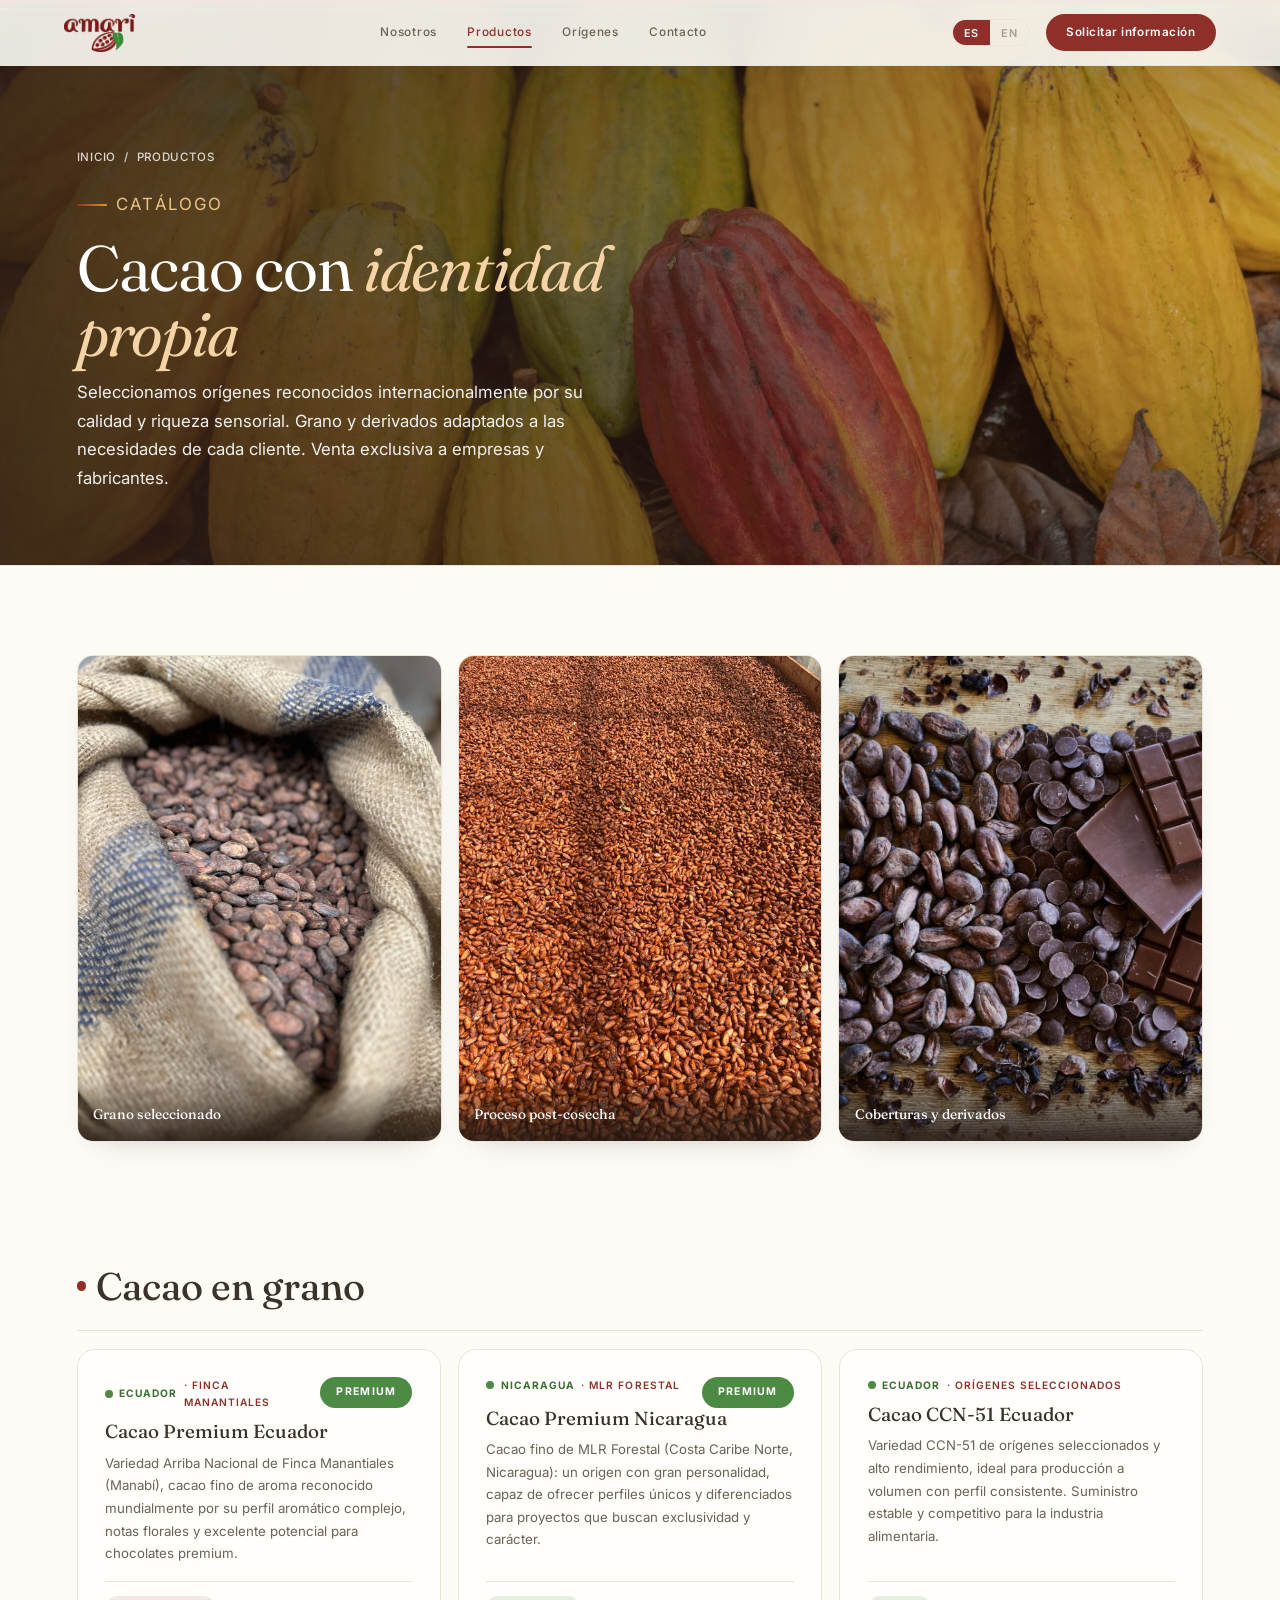
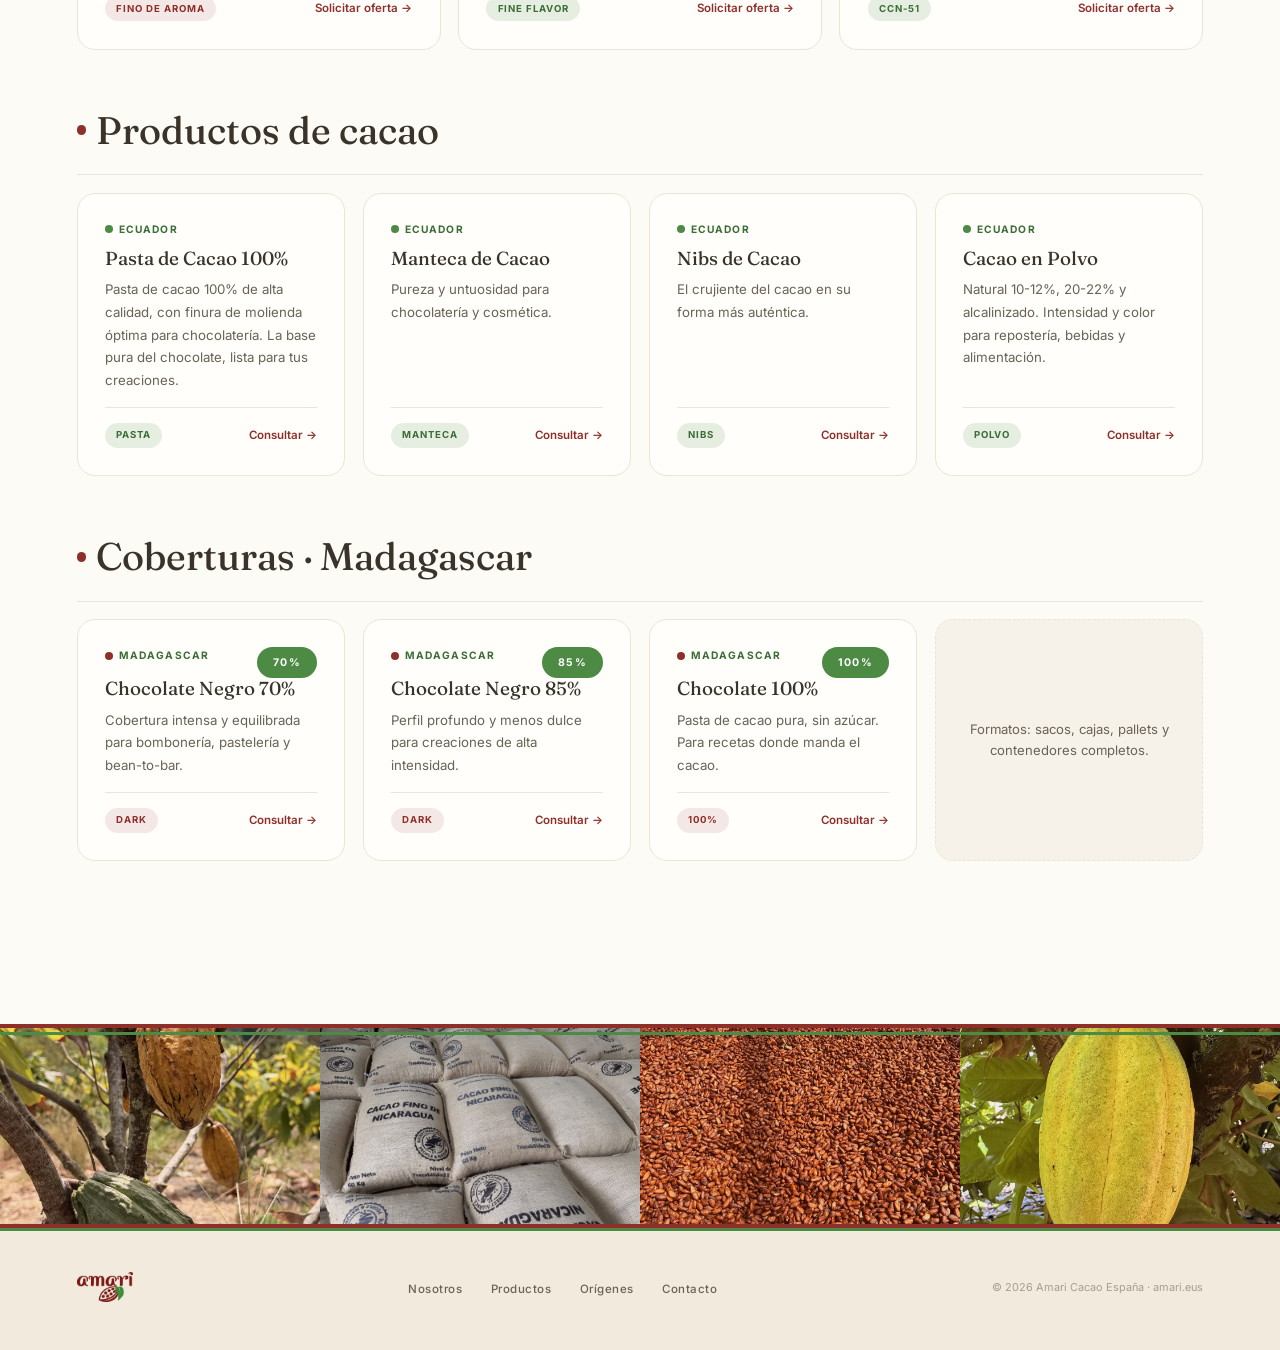
<file: productos.html>
<!DOCTYPE html>
<html lang="es">
<head>
  <meta charset="UTF-8" />
  <meta name="viewport" content="width=device-width, initial-scale=1.0" />
  <title>Productos — Amari Cacao</title>
  <link rel="icon" type="image/png" href="logo.png" />
  <link rel="preconnect" href="https://fonts.googleapis.com" />
  <link rel="preconnect" href="https://fonts.gstatic.com" crossorigin />
  <link href="https://fonts.googleapis.com/css2?family=Fraunces:ital,opsz,wght@0,9..144,360;0,9..144,400;0,9..144,460;1,9..144,360;1,9..144,400&family=Inter:wght@400;500;600;700&display=swap" rel="stylesheet" />
  <link rel="stylesheet" href="styles.css" />
</head>
<body class="has-head">
  <nav>
    <a href="index.html" class="nav-logo"><img src="logo.png" alt="Amari Cacao" /></a>
    <ul class="nav-links">
      <li><a href="nosotros.html" data-i18n="nav.about">Nosotros</a></li>
      <li><a href="productos.html" class="active" data-i18n="nav.products">Productos</a></li>
      <li><a href="origenes.html" data-i18n="nav.origins">Orígenes</a></li>
      <li><a href="contacto.html" data-i18n="nav.contact">Contacto</a></li>
    </ul>
    <div class="nav-right">
      <div class="lang-toggle">
        <button class="lang-btn active" onclick="setLang('es')">ES</button>
        <button class="lang-btn" onclick="setLang('en')">EN</button>
      </div>
      <a href="contacto.html" class="nav-cta" data-i18n="nav.cta">Solicitar información</a>
    </div>
  </nav>
  <div class="page-head">
    <div class="hero-bg"><div class="blob blob1"></div><div class="blob blob2"></div><div class="blob blob3"></div></div>
    <div class="page-head-photo"><img src="mazorcas-color.jpg" alt="Mazorcas de cacao de colores recién cosechadas" loading="lazy" /></div>
    <div class="page-head-in">
      <div class="breadcrumb"><a href="index.html" data-i18n="crumb.home">Inicio</a> / <span data-i18n="nav.products">Productos</span></div>
      <p class="eyebrow" data-i18n="prod.eyebrow"></p>
      <h1 data-i18n="prod.title"></h1>
      <p data-i18n="prod.intro"></p>
    </div>
  </div>
  <section class="pband-sec">
    <div class="inn">
      <div class="pband fa">
        <figure><img src="granos.jpg" alt="Grano de cacao" loading="lazy" /><figcaption data-i18n="pb.grano">Grano seleccionado</figcaption></figure>
        <figure><img src="ecuador-secado.jpg" alt="Secado del grano" loading="lazy" /><figcaption data-i18n="pb.secado">Proceso post-cosecha</figcaption></figure>
        <figure><img src="portfolio.jpg" alt="Cacao y chocolate" loading="lazy" /><figcaption data-i18n="pb.choc">Coberturas y derivados</figcaption></figure>
      </div>
    </div>
  </section>

  <section id="productos" style="padding-top:3rem;">
    <div class="inn">
      <div class="prod-cat fa"><span class="prod-cat-dot"></span><h3 data-i18n="prod.label1">Cacao en grano</h3></div>
      <div class="prod-grid pg3 fa">
        <div class="card prod-card">
          <div style="display:flex;justify-content:space-between;align-items:flex-start;gap:0.5rem;"><span class="prod-origen"><span class="seed"></span>Ecuador <span class="finca">· Finca Manantiales</span></span><span class="badge-premium">Premium</span></div>
          <h3 class="prod-nombre" data-i18n="p1.name"></h3>
          <p class="prod-desc" data-i18n="p1.desc"></p>
          <div class="prod-foot"><span class="tag-pill red" data-i18n="p1.tag"></span><a href="contacto.html" class="prod-link" data-i18n="prod.cta1"></a></div>
        </div>
        <div class="card prod-card">
          <div style="display:flex;justify-content:space-between;align-items:flex-start;gap:0.5rem;"><span class="prod-origen"><span class="seed"></span>Nicaragua <span class="finca">· MLR Forestal</span></span><span class="badge-premium">Premium</span></div>
          <h3 class="prod-nombre" data-i18n="p2.name"></h3>
          <p class="prod-desc" data-i18n="p2.desc"></p>
          <div class="prod-foot"><span class="tag-pill">Fine Flavor</span><a href="contacto.html" class="prod-link" data-i18n="prod.cta1"></a></div>
        </div>
        <div class="card prod-card">
          <span class="prod-origen"><span class="seed"></span>Ecuador <span class="finca">· Orígenes seleccionados</span></span>
          <h3 class="prod-nombre" data-i18n="p3.name"></h3>
          <p class="prod-desc" data-i18n="p3.desc"></p>
          <div class="prod-foot"><span class="tag-pill" data-i18n="p3.tag"></span><a href="contacto.html" class="prod-link" data-i18n="prod.cta1"></a></div>
        </div>
      </div>
      <div class="prod-cat fa"><span class="prod-cat-dot"></span><h3 data-i18n="prod.label2">Productos de cacao</h3></div>
      <div class="prod-grid pg4 fa">
        <div class="card prod-card"><span class="prod-origen"><span class="seed"></span>Ecuador</span><h3 class="prod-nombre" data-i18n="p5.name"></h3><p class="prod-desc" data-i18n="p5.desc"></p><div class="prod-foot"><span class="tag-pill" data-i18n="p5.tag"></span><a href="contacto.html" class="prod-link" data-i18n="prod.cta2"></a></div></div>
        <div class="card prod-card"><span class="prod-origen"><span class="seed"></span>Ecuador</span><h3 class="prod-nombre" data-i18n="p6.name"></h3><p class="prod-desc" data-i18n="p6.desc"></p><div class="prod-foot"><span class="tag-pill" data-i18n="p6.tag"></span><a href="contacto.html" class="prod-link" data-i18n="prod.cta2"></a></div></div>
        <div class="card prod-card"><span class="prod-origen"><span class="seed"></span>Ecuador</span><h3 class="prod-nombre" data-i18n="p7.name"></h3><p class="prod-desc" data-i18n="p7.desc"></p><div class="prod-foot"><span class="tag-pill">Nibs</span><a href="contacto.html" class="prod-link" data-i18n="prod.cta2"></a></div></div>
        <div class="card prod-card"><span class="prod-origen"><span class="seed"></span>Ecuador</span><h3 class="prod-nombre" data-i18n="p8.name"></h3><p class="prod-desc" data-i18n="p8.desc"></p><div class="prod-foot"><span class="tag-pill" data-i18n="p8.tag"></span><a href="contacto.html" class="prod-link" data-i18n="prod.cta2"></a></div></div>
      </div>
      <div class="prod-cat fa"><span class="prod-cat-dot"></span><h3 data-i18n="prod.label3">Coberturas · Madagascar</h3></div>
      <div class="prod-grid pg4 fa">
        <div class="card prod-card">
          <div style="display:flex;justify-content:space-between;align-items:flex-start;gap:0.5rem;"><span class="prod-origen"><span class="seed" style="background:var(--rojo)"></span>Madagascar</span><span class="badge-premium">70%</span></div>
          <h3 class="prod-nombre" data-i18n="c1.name">Chocolate Negro 70%</h3>
          <p class="prod-desc" data-i18n="c1.desc"></p>
          <div class="prod-foot"><span class="tag-pill red">Dark</span><a href="contacto.html" class="prod-link" data-i18n="prod.cta2">Consultar →</a></div>
        </div>
        <div class="card prod-card">
          <div style="display:flex;justify-content:space-between;align-items:flex-start;gap:0.5rem;"><span class="prod-origen"><span class="seed" style="background:var(--rojo)"></span>Madagascar</span><span class="badge-premium">85%</span></div>
          <h3 class="prod-nombre" data-i18n="c2.name">Chocolate Negro 85%</h3>
          <p class="prod-desc" data-i18n="c2.desc"></p>
          <div class="prod-foot"><span class="tag-pill red">Dark</span><a href="contacto.html" class="prod-link" data-i18n="prod.cta2">Consultar →</a></div>
        </div>
        <div class="card prod-card">
          <div style="display:flex;justify-content:space-between;align-items:flex-start;gap:0.5rem;"><span class="prod-origen"><span class="seed" style="background:var(--rojo)"></span>Madagascar</span><span class="badge-premium">100%</span></div>
          <h3 class="prod-nombre" data-i18n="c3.name">Chocolate 100%</h3>
          <p class="prod-desc" data-i18n="c3.desc"></p>
          <div class="prod-foot"><span class="tag-pill red">100%</span><a href="contacto.html" class="prod-link" data-i18n="prod.cta2">Consultar →</a></div>
        </div>
        <div class="card prod-card" style="background:var(--bg2);border-style:dashed;display:flex;align-items:center;justify-content:center;text-align:center;">
          <div><p style="font-size:0.82rem;color:var(--ink2);line-height:1.6;" data-i18n="prod.more">Formatos: sacos, cajas, pallets y contenedores completos.</p></div>
        </div>
      </div>
    </div>
  </section>

  <div class="photo-strip">
    <div class="ps-item"><img src="ecuador.jpg" alt="Mazorca de cacao, Ecuador" loading="lazy" /></div>
    <div class="ps-item"><img src="nicaragua-sacos.jpg" alt="Cacao fino de Nicaragua ensacado en origen" loading="lazy" /></div>
    <div class="ps-item"><img src="ecuador-secado.jpg" alt="Secado del grano de cacao" loading="lazy" /></div>
    <div class="ps-item"><img src="nicaragua.jpg" alt="Mazorcas Trinitario de Nicaragua" loading="lazy" /></div>
  </div>

  <footer>
    <div class="footer-in">
      <a href="index.html" class="footer-logo"><img src="logo.png" alt="Amari Cacao" /></a>
      <ul class="footer-links">
        <li><a href="nosotros.html" data-i18n="nav.about">Nosotros</a></li>
        <li><a href="productos.html" data-i18n="nav.products">Productos</a></li>
        <li><a href="origenes.html" data-i18n="nav.origins">Orígenes</a></li>
        <li><a href="contacto.html" data-i18n="nav.contact">Contacto</a></li>
      </ul>
      <span class="footer-copy">© 2026 Amari Cacao España · amari.eus</span>
    </div>
  </footer>
  <script src="app.js"></script>
</body>
</html>
</file>
<file: styles.css>
:root{
  --rojo:#8f2f2a; --rojo-v:#7c2622; --rojo-d:#681e1b; --rojo-soft:#bd6b66;
  --verde:#4d8a44; --verde-v:#3f7639; --verde-d:#3a6e35; --verde-soft:#86b37f;
  --bg:#fdfbf6; --bg2:#f7f2e9; --bg3:#f1eadd; --paper:#fffefb;
  --line:#ece4d6;
  --ink:#3a332a; --ink2:#6b6256; --ink3:#a89e8e;
  --serif:'Fraunces',Georgia,serif; --sans:'Inter',system-ui,sans-serif;
}
*,*::before,*::after{box-sizing:border-box;margin:0;padding:0;}
html{scroll-behavior:smooth;}
html,body{background:var(--bg);color:var(--ink);font-family:var(--sans);font-size:16px;line-height:1.7;-webkit-font-smoothing:antialiased;}
img{display:block;max-width:100%;}
a{color:inherit;text-decoration:none;}

nav{position:fixed;top:0;left:0;right:0;z-index:100;display:flex;align-items:center;justify-content:space-between;padding:0.85rem clamp(1.25rem,5vw,4rem);background:rgba(253,251,246,0.9);backdrop-filter:blur(16px);-webkit-backdrop-filter:blur(16px);border-bottom:1px solid var(--line);}
.nav-logo img{height:38px;width:auto;}
.nav-links{display:flex;gap:1.9rem;list-style:none;}
.nav-links a{font-size:0.74rem;font-weight:500;letter-spacing:0.06em;color:var(--ink2);transition:color .2s;}
.nav-links a:hover{color:var(--rojo);}
.nav-right{display:flex;align-items:center;gap:1rem;}
.lang-toggle{display:flex;border:1px solid var(--line);border-radius:999px;overflow:hidden;}
.lang-btn{font-size:0.68rem;font-weight:600;letter-spacing:0.05em;padding:0.34rem 0.7rem;background:transparent;color:var(--ink3);border:none;cursor:pointer;font-family:var(--sans);transition:.15s;}
.lang-btn.active{background:var(--rojo);color:#fff;}
.nav-cta{font-size:0.73rem;font-weight:600;letter-spacing:0.04em;padding:0.55rem 1.3rem;background:var(--rojo);color:#fff;border-radius:999px;transition:background .2s;}
.nav-cta:hover{background:var(--rojo-v);}

#hero{position:relative;min-height:100vh;display:flex;flex-direction:row-reverse;align-items:stretch;padding:0;overflow:hidden;}
.hero-bg{position:absolute;inset:0;z-index:0;overflow:hidden;}
.blob{position:absolute;border-radius:50%;filter:blur(80px);opacity:0.45;}
.blob1{width:50vw;height:50vw;background:radial-gradient(circle,rgba(201,123,118,0.4),transparent 70%);top:-12%;right:-8%;}
.blob2{width:38vw;height:38vw;background:radial-gradient(circle,rgba(155,192,149,0.35),transparent 70%);bottom:-14%;left:-6%;}
.hero-in{position:relative;z-index:2;flex:0 1 55%;max-width:780px;display:flex;flex-direction:column;justify-content:center;padding:7.5rem clamp(1.5rem,5vw,4.5rem) 4rem;}
.hero-eyebrow{display:inline-flex;align-items:center;gap:0.6rem;font-size:0.72rem;font-weight:600;letter-spacing:0.14em;text-transform:uppercase;color:var(--verde-d);margin-bottom:1.4rem;}
.hero-eyebrow::before{content:'';width:1.6rem;height:2px;background:var(--rojo);border-radius:2px;}
h1{font-family:var(--serif);font-size:clamp(2.9rem,8vw,6.4rem);font-weight:380;line-height:1.02;letter-spacing:-0.02em;color:var(--ink);margin-bottom:1.5rem;max-width:15ch;}
h1 em{font-style:italic;color:var(--rojo);}
.hero-sub{font-size:clamp(1rem,1.5vw,1.15rem);font-weight:400;color:var(--ink2);max-width:48ch;line-height:1.8;margin-bottom:2.4rem;}
.hero-btns{display:flex;align-items:center;gap:1.4rem;flex-wrap:wrap;margin-bottom:4rem;}
.btn-p{display:inline-flex;align-items:center;gap:0.5rem;font-size:0.8rem;font-weight:600;letter-spacing:0.03em;padding:0.95rem 2rem;background:var(--rojo);color:#fff;border-radius:999px;transition:transform .2s,background .2s;}
.btn-p:hover{background:var(--rojo-v);transform:translateY(-2px);}
.btn-s{display:inline-flex;align-items:center;gap:0.45rem;font-size:0.8rem;font-weight:500;color:var(--ink);transition:gap .2s;}
.btn-s:hover{gap:0.8rem;}
.hero-stats{display:flex;gap:clamp(1.5rem,4vw,3.5rem);padding-top:2rem;border-top:1px solid var(--line);flex-wrap:wrap;}
.stat-n{font-family:var(--serif);font-size:clamp(1.4rem,2.6vw,2.1rem);font-weight:400;color:var(--ink);line-height:1;}
.stat-l{font-size:0.68rem;font-weight:500;letter-spacing:0.08em;text-transform:uppercase;color:var(--ink3);margin-top:0.4rem;}

section{padding:clamp(4.5rem,9vw,8rem) clamp(1.25rem,6vw,6rem);position:relative;}
.inn{max-width:1200px;margin:0 auto;position:relative;}
.eyebrow{display:inline-flex;align-items:center;gap:0.55rem;font-size:0.71rem;font-weight:600;letter-spacing:0.13em;text-transform:uppercase;color:var(--verde-d);margin-bottom:1rem;}
.eyebrow::before{content:'';width:1.4rem;height:2px;background:var(--rojo);border-radius:2px;}
.st{font-family:var(--serif);font-size:clamp(2rem,4.2vw,3.3rem);font-weight:380;line-height:1.1;letter-spacing:-0.02em;color:var(--ink);margin-bottom:1rem;}
.st em{font-style:italic;color:var(--rojo);}
.sb{font-size:1rem;font-weight:400;color:var(--ink2);max-width:56ch;line-height:1.8;margin-bottom:3rem;}

.card{background:var(--paper);border:1px solid var(--line);border-radius:18px;transition:transform .25s,box-shadow .25s,border-color .25s;}
.card:hover{transform:translateY(-4px);box-shadow:0 18px 40px -28px rgba(168,68,63,0.35);border-color:#e0d5c2;}

#quienes{background:var(--bg2);}
.equipo-grid{display:grid;grid-template-columns:1fr 1fr;gap:1.25rem;margin-bottom:3.5rem;}
.equipo-card{padding:2.2rem;position:relative;}
.equipo-card::before{content:'';position:absolute;left:0;top:2.2rem;bottom:2.2rem;width:3px;border-radius:3px;}
.equipo-card.ec::before{background:var(--rojo);}
.equipo-card.ni::before{background:var(--verde);}
.equipo-card{padding-left:2.6rem;}
.equipo-nombre{font-family:var(--serif);font-size:1.4rem;font-weight:420;color:var(--ink);margin-bottom:0.2rem;}
.equipo-rol{font-size:0.69rem;font-weight:600;letter-spacing:0.1em;text-transform:uppercase;color:var(--verde-d);margin-bottom:1.1rem;}
.equipo-bio{font-size:0.9rem;font-weight:400;color:var(--ink2);line-height:1.85;}
.mvv-grid{display:grid;grid-template-columns:repeat(3,1fr);gap:1.25rem;margin-bottom:3.5rem;}
.mvv-card{padding:2rem;}
.mvv-tag{font-size:0.64rem;font-weight:700;letter-spacing:0.14em;text-transform:uppercase;color:var(--verde-d);margin-bottom:0.5rem;display:block;}
.mvv-card h3{font-family:var(--serif);font-size:1.2rem;font-weight:440;color:var(--ink);margin-bottom:0.6rem;line-height:1.25;}
.mvv-card p{font-size:0.86rem;font-weight:400;color:var(--ink2);line-height:1.8;}
.valores-grid{display:grid;grid-template-columns:repeat(5,1fr);gap:1rem;}
.valor{padding:1.5rem;background:var(--paper);border:1px solid var(--line);border-radius:14px;}
.valor-dot{width:0.6rem;height:0.6rem;border-radius:50%;margin-bottom:0.9rem;}
.valor h4{font-family:var(--serif);font-size:1rem;font-weight:460;color:var(--ink);margin-bottom:0.4rem;}
.valor p{font-size:0.8rem;font-weight:400;color:var(--ink2);line-height:1.65;}

#productos{background:var(--bg);}
.prod-cat{display:flex;align-items:center;gap:0.6rem;margin:0 0 1.1rem;padding-bottom:0.7rem;border-bottom:1px solid var(--line);}
.prod-cat-dot{width:0.6rem;height:0.6rem;border-radius:50%;background:var(--rojo);}
.prod-cat h3{font-family:var(--serif);font-size:1.15rem;font-weight:440;color:var(--ink);}
.prod-grid{display:grid;gap:1.1rem;margin-bottom:3rem;}
.pg2{grid-template-columns:repeat(2,1fr);}
.pg3{grid-template-columns:repeat(3,1fr);}
.pg4{grid-template-columns:repeat(4,1fr);}
.prod-card{padding:1.7rem;display:flex;flex-direction:column;}
.prod-origen{display:inline-flex;align-items:center;gap:0.4rem;font-size:0.64rem;font-weight:700;letter-spacing:0.1em;text-transform:uppercase;color:var(--verde-d);margin-bottom:0.6rem;}
.prod-origen .seed{width:0.5rem;height:0.5rem;border-radius:50%;background:var(--verde);}
.prod-nombre{font-family:var(--serif);font-size:1.18rem;font-weight:460;color:var(--ink);line-height:1.2;margin-bottom:0.5rem;}
.prod-desc{font-size:0.83rem;font-weight:400;color:var(--ink2);line-height:1.7;flex:1;}
.prod-certs{display:flex;flex-wrap:wrap;gap:0.35rem;margin:0.85rem 0;}
.cert{font-size:0.58rem;font-weight:600;letter-spacing:0.06em;text-transform:uppercase;padding:0.2rem 0.5rem;border-radius:6px;background:var(--bg2);color:var(--ink2);}
.cert.v{background:rgba(111,163,104,0.16);color:var(--verde-d);}
.prod-foot{display:flex;align-items:center;justify-content:space-between;margin-top:1rem;padding-top:0.9rem;border-top:1px solid var(--line);}
.prod-tag{font-size:0.59rem;font-weight:600;letter-spacing:0.06em;text-transform:uppercase;color:var(--ink3);}
.prod-link{font-size:0.72rem;font-weight:600;color:var(--rojo);display:inline-flex;align-items:center;gap:0.3rem;transition:gap .2s;}
.prod-link:hover{gap:0.6rem;}

#origenes{background:var(--bg2);}
.ori-grid{display:grid;grid-template-columns:repeat(3,1fr);gap:1.25rem;}
.ori-card{border-radius:20px;padding:2.6rem;position:relative;overflow:hidden;min-height:280px;display:flex;flex-direction:column;justify-content:flex-end;border:1px solid var(--line);}
.ori-ec{background:linear-gradient(150deg,#f0d6d3,#e6c2be);}
.ori-ni{background:linear-gradient(150deg,#dcecd8,#c8e0c2);}
.ori-pais{font-family:var(--serif);font-size:2rem;font-weight:420;margin-bottom:0.4rem;color:var(--ink);}
.ori-ec .ori-pais{color:var(--rojo-d);}
.ori-ni .ori-pais{color:var(--verde-d);}
.ori-tag{font-size:0.65rem;font-weight:700;letter-spacing:0.1em;text-transform:uppercase;margin-bottom:1rem;}
.ori-ec .ori-tag{color:var(--rojo);}
.ori-ni .ori-tag{color:var(--verde-d);}
.ori-desc{font-size:0.88rem;font-weight:400;line-height:1.8;color:var(--ink2);}

#sectores{background:var(--bg);}
.sec-grid{display:grid;grid-template-columns:repeat(4,1fr);gap:1.1rem;}
.sec-card{padding:1.8rem;}
.sec-num{font-family:var(--serif);font-size:1.6rem;font-weight:380;line-height:1;margin-bottom:0.9rem;}
.sec-card.r .sec-num{color:var(--rojo-soft);}
.sec-card.g .sec-num{color:var(--verde-soft);}
.sec-card h4{font-family:var(--serif);font-size:1.05rem;font-weight:460;color:var(--ink);margin-bottom:0.4rem;}
.sec-card p{font-size:0.82rem;font-weight:400;color:var(--ink2);line-height:1.7;}

#mercado{background:var(--bg2);}
.mkt-grid{display:grid;grid-template-columns:1.15fr 1fr;gap:clamp(2rem,6vw,5rem);align-items:center;}
.mkt-txt p{font-size:0.95rem;font-weight:400;color:var(--ink2);line-height:1.9;margin-bottom:1.1rem;}
.mkt-bullets{display:flex;flex-direction:column;gap:0.7rem;margin-top:1.5rem;}
.mkt-bullet{display:flex;align-items:center;gap:0.7rem;font-size:0.85rem;font-weight:500;color:var(--ink);}
.mkt-bullet::before{content:'';width:1.2rem;height:2px;background:var(--verde);border-radius:2px;flex-shrink:0;}
.mkt-panel{background:var(--paper);border:1px solid var(--line);border-radius:20px;padding:1.8rem;}
.tick{display:flex;align-items:center;justify-content:space-between;padding:1.1rem 1.2rem;background:var(--bg);border:1px solid var(--line);border-radius:12px;margin-bottom:0.6rem;}
.tick:last-of-type{margin-bottom:0;}
.tick-l{font-size:0.72rem;font-weight:600;letter-spacing:0.04em;color:var(--ink2);}
.tick-v{font-family:var(--serif);font-size:1.1rem;font-weight:460;color:var(--ink);}
.tick-live{display:inline-flex;align-items:center;gap:0.4rem;font-size:0.7rem;font-weight:600;color:var(--verde-d);}
.tick-live::before{content:'';width:0.45rem;height:0.45rem;border-radius:50%;background:var(--verde);box-shadow:0 0 0 0 rgba(111,163,104,0.5);animation:pulse 2s infinite;}
@keyframes pulse{0%{box-shadow:0 0 0 0 rgba(111,163,104,0.5);}70%{box-shadow:0 0 0 8px rgba(111,163,104,0);}100%{box-shadow:0 0 0 0 rgba(111,163,104,0);}}
.tick-note{font-size:0.66rem;color:var(--ink3);margin-top:1rem;text-align:center;}

#logistica{background:var(--bg);}
.log-grid{display:grid;grid-template-columns:1fr 1fr;gap:clamp(2rem,6vw,5rem);align-items:center;}
.log-txt p{font-size:0.95rem;font-weight:400;color:var(--ink2);line-height:1.9;margin-bottom:1.1rem;}
.log-pills{display:flex;gap:0.5rem;flex-wrap:wrap;margin-top:1.5rem;}
.pill{font-size:0.66rem;font-weight:600;letter-spacing:0.06em;text-transform:uppercase;padding:0.45rem 1rem;border-radius:999px;background:var(--paper);border:1px solid var(--line);color:var(--ink2);}
.log-panel{display:flex;flex-direction:column;gap:1rem;}
.log-item{display:flex;gap:1rem;align-items:flex-start;background:var(--paper);border:1px solid var(--line);border-radius:14px;padding:1.4rem;}
.log-num{font-family:var(--serif);font-size:1.3rem;font-weight:420;color:var(--rojo-soft);line-height:1;flex-shrink:0;width:1.8rem;}
.log-item h5{font-size:0.82rem;font-weight:600;letter-spacing:0.02em;color:var(--ink);margin-bottom:0.25rem;}
.log-item p{font-size:0.82rem;font-weight:400;color:var(--ink2);line-height:1.65;}

#sostenibilidad{background:var(--bg2);}
.sost-grid{display:grid;grid-template-columns:1fr 1fr;gap:clamp(2rem,6vw,5rem);align-items:center;}
.sost-txt p{font-size:0.95rem;font-weight:400;color:var(--ink2);line-height:1.9;margin-bottom:1.1rem;}
.sost-quote{font-family:var(--serif);font-style:italic;font-size:1.15rem;color:var(--rojo);margin-top:1.5rem;line-height:1.4;}
.sost-items{display:flex;flex-direction:column;gap:1rem;}
.sost-item{padding:1.6rem;background:var(--paper);border:1px solid var(--line);border-radius:14px;}
.sost-item h5{font-family:var(--serif);font-size:1.02rem;font-weight:460;color:var(--ink);margin-bottom:0.35rem;}
.sost-item p{font-size:0.83rem;font-weight:400;color:var(--ink2);line-height:1.7;}

#blog{background:var(--bg);}
.blog-grid{display:grid;grid-template-columns:2fr 1fr 1fr;gap:1.1rem;}
.blog-card{padding:2rem;display:flex;flex-direction:column;gap:0.75rem;}
.blog-card.feat{padding:2.4rem;background:var(--bg2);}
.blog-date{font-size:0.65rem;font-weight:500;letter-spacing:0.08em;text-transform:uppercase;color:var(--ink3);}
.blog-cat{display:inline-block;font-size:0.61rem;font-weight:700;letter-spacing:0.08em;text-transform:uppercase;color:var(--verde-d);background:rgba(111,163,104,0.14);padding:0.22rem 0.6rem;border-radius:6px;align-self:flex-start;}
.blog-titulo{font-family:var(--serif);font-size:1.15rem;font-weight:460;color:var(--ink);line-height:1.3;}
.blog-card.feat .blog-titulo{font-size:clamp(1.35rem,2.4vw,1.9rem);}
.blog-ext{font-size:0.83rem;font-weight:400;color:var(--ink2);line-height:1.75;flex:1;}
.blog-leer{font-size:0.72rem;font-weight:600;color:var(--rojo);display:inline-flex;align-items:center;gap:0.3rem;margin-top:auto;transition:gap .2s;}
.blog-leer:hover{gap:0.6rem;}

#contacto{background:var(--bg2);}
.contacto-grid{display:grid;grid-template-columns:1fr 1.15fr;gap:clamp(2rem,6vw,5rem);align-items:start;}
.contacto-info p{font-size:0.93rem;font-weight:400;color:var(--ink2);line-height:1.85;margin-bottom:2rem;}
.c-items{display:flex;flex-direction:column;gap:1.1rem;}
.c-item{display:flex;flex-direction:column;gap:0.15rem;}
.c-label{font-size:0.64rem;font-weight:700;letter-spacing:0.1em;text-transform:uppercase;color:var(--ink3);}
.c-val{font-size:0.92rem;font-weight:400;color:var(--ink);}
.c-val a{color:var(--rojo);}
.c-val a:hover{color:var(--rojo-v);}
.form-card{background:var(--paper);border:1px solid var(--line);border-radius:20px;padding:clamp(1.5rem,3vw,2.2rem);}
.fg{margin-bottom:1rem;}
.fl{display:block;font-size:0.67rem;font-weight:600;letter-spacing:0.06em;text-transform:uppercase;color:var(--ink2);margin-bottom:0.4rem;}
.fi,.ft{width:100%;background:var(--bg);border:1px solid var(--line);border-radius:10px;color:var(--ink);font-family:var(--sans);font-size:0.9rem;font-weight:400;padding:0.8rem 1rem;outline:none;transition:border-color .2s,box-shadow .2s;resize:none;}
.fi::placeholder,.ft::placeholder{color:var(--ink3);}
.fi:focus,.ft:focus{border-color:var(--rojo);box-shadow:0 0 0 3px rgba(168,68,63,0.1);}
.ft{min-height:7rem;}
.fsub{width:100%;font-size:0.78rem;font-weight:600;letter-spacing:0.03em;padding:1rem;background:var(--rojo);color:#fff;border:none;border-radius:999px;cursor:pointer;font-family:var(--sans);transition:background .2s;}
.fsub:hover{background:var(--rojo-v);}

footer{background:var(--bg3);border-top:1px solid var(--line);padding:3rem clamp(1.25rem,6vw,6rem);}
.footer-in{max-width:1200px;margin:0 auto;display:flex;align-items:center;justify-content:space-between;gap:2rem;flex-wrap:wrap;}
.footer-logo img{height:30px;width:auto;}
.footer-links{display:flex;gap:1.8rem;list-style:none;flex-wrap:wrap;}
.footer-links a{font-size:0.72rem;font-weight:500;letter-spacing:0.04em;color:var(--ink2);transition:color .2s;}
.footer-links a:hover{color:var(--rojo);}
.footer-copy{font-size:0.68rem;color:var(--ink3);}

@media(max-width:1000px){
  .mkt-grid,.log-grid,.sost-grid{grid-template-columns:1fr;}
  .valores-grid{grid-template-columns:repeat(3,1fr);}
  .sec-grid{grid-template-columns:repeat(2,1fr);}
  .pg4{grid-template-columns:repeat(2,1fr);}
}
@media(max-width:860px){
  .equipo-grid,.mvv-grid,.ori-grid,.contacto-grid,.blog-grid{grid-template-columns:1fr;}
  .pg2{grid-template-columns:1fr;}
  .pg3{grid-template-columns:1fr;}
}
@media(max-width:600px){
  .nav-links{display:none;}
  .pg4,.valores-grid,.sec-grid{grid-template-columns:1fr;}
  .hero-stats{gap:1.25rem;}
  .footer-in{flex-direction:column;text-align:center;}
  .footer-links{justify-content:center;}
}
@media(prefers-reduced-motion:no-preference){
  .fa{opacity:0;transform:translateY(1rem);transition:opacity .6s ease,transform .6s ease;}
  .fa.vis{opacity:1;transform:none;}
}
@media(prefers-reduced-motion:reduce){.tick-live::before{animation:none;}}

/* ===== MULTI-PAGE ADDITIONS ===== */
/* Active nav state */
.nav-links a.active{color:var(--rojo);}
.nav-links a.active::after{content:'';display:block;height:2px;background:var(--rojo);border-radius:2px;margin-top:2px;}

/* Home access cards */
#acceso{background:var(--bg2);}
.acceso-grid{display:grid;grid-template-columns:repeat(2,1fr);gap:1.25rem;}
.acceso-card{padding:2.4rem;display:flex;flex-direction:column;justify-content:space-between;min-height:200px;position:relative;overflow:hidden;}
.acceso-card::before{content:'';position:absolute;left:0;top:0;bottom:0;width:3px;}
.acceso-card.c1::before{background:var(--rojo);}
.acceso-card.c2::before{background:var(--verde);}
.acceso-card.c3::before{background:var(--rojo-soft);}
.acceso-card.c4::before{background:var(--verde-soft);}
.acceso-num{font-family:var(--serif);font-size:0.9rem;font-weight:500;color:var(--ink3);margin-bottom:0.5rem;}
.acceso-card h3{font-family:var(--serif);font-size:1.7rem;font-weight:420;color:var(--ink);margin-bottom:0.6rem;line-height:1.1;}
.acceso-card p{font-size:0.88rem;font-weight:400;color:var(--ink2);line-height:1.7;margin-bottom:1.5rem;flex:1;}
.acceso-link{font-size:0.74rem;font-weight:600;letter-spacing:0.04em;text-transform:uppercase;color:var(--rojo);display:inline-flex;align-items:center;gap:0.4rem;transition:gap .2s;}
.acceso-card:hover .acceso-link{gap:0.8rem;}

/* Page header (for inner pages) */
.page-head{padding:9rem clamp(1.25rem,6vw,6rem) 3rem;background:var(--bg2);border-bottom:1px solid var(--line);position:relative;overflow:hidden;}
.page-head .blob{opacity:0.3;}
.page-head-in{max-width:1200px;margin:0 auto;position:relative;z-index:2;}
.page-head h1{font-size:clamp(2.4rem,5.5vw,4rem);margin-bottom:0.8rem;}
.page-head p{font-size:1.05rem;font-weight:400;color:var(--ink2);max-width:54ch;line-height:1.7;}
.breadcrumb{display:flex;align-items:center;gap:0.5rem;font-size:0.72rem;font-weight:500;letter-spacing:0.06em;text-transform:uppercase;color:var(--ink3);margin-bottom:1.2rem;}
.breadcrumb a{color:var(--ink3);transition:color .2s;}
.breadcrumb a:hover{color:var(--rojo);}
.breadcrumb span{color:var(--rojo);}

/* Hero CTA on home links */
.hero-mini-stats{display:flex;gap:clamp(1.5rem,4vw,3.5rem);padding-top:2rem;border-top:1px solid var(--line);flex-wrap:wrap;margin-top:0;}

/* page transition top padding for non-home */
.has-head section:first-of-type{padding-top:clamp(3.5rem,7vw,6rem);}

/* ===== WATERMARK "a" (de la ficha técnica) ===== */
.page-head{position:relative;}
.page-head::after{
  content:'';
  position:absolute;
  right:clamp(2rem,8vw,9rem);
  top:50%;
  transform:translateY(-50%);
  width:clamp(150px,22vw,300px);
  height:clamp(150px,22vw,300px);
  background:url('watermark-a.png') no-repeat center/contain;
  opacity:0.06;
  pointer-events:none;
  z-index:1;
}
.page-head-in{position:relative;z-index:2;}

/* Watermark en el hero del inicio */
#hero::after{
  content:'';
  position:absolute;
  right:clamp(-2rem,4vw,4rem);
  bottom:8%;
  width:clamp(220px,32vw,460px);
  height:clamp(220px,32vw,460px);
  background:url('watermark-a.png') no-repeat center/contain;
  opacity:0.05;
  pointer-events:none;
  z-index:0;
}
.hero-in{position:relative;z-index:2;}

@media(max-width:700px){
  .page-head::after{opacity:0.04;right:-1rem;}
  #hero::after{opacity:0.035;}
}

/* ===== ELEMENTOS DE LA FICHA TÉCNICA (playfulness) ===== */

/* 1. Franja verde divisoria fina (como en la ficha bajo la cabecera roja) */
.green-rule{height:5px;background:var(--verde);width:100%;}
.green-rule.thin{height:3px;}
/* Variante con doble línea rojo+verde */
.brand-rule{display:flex;flex-direction:column;gap:0;}
.brand-rule .r{height:4px;background:var(--rojo);}
.brand-rule .g{height:3px;background:var(--verde);}

/* Borde superior verde en las cabeceras de página (firma de marca) */
.page-head{border-top:4px solid var(--rojo);}
.page-head::before{content:'';position:absolute;top:4px;left:0;right:0;height:3px;background:var(--verde);z-index:3;}

/* 2. Badge verde tipo píldora (como "Premium" en la ficha) */
.badge-premium{display:inline-flex;align-items:center;gap:0.4rem;font-size:0.66rem;font-weight:700;letter-spacing:0.12em;text-transform:uppercase;color:#fff;background:var(--verde);padding:0.4rem 1rem;border-radius:999px;}
.badge-premium.red{background:var(--rojo);}

/* 3. Caja de especificaciones rojo sólido (etiqueta verde, valor crema) */
.spec-box{background:var(--rojo);border-radius:16px;padding:1.8rem;color:var(--cream);}
.spec-box h4{font-size:0.72rem;font-weight:700;letter-spacing:0.16em;text-transform:uppercase;color:#fff;margin-bottom:1.3rem;opacity:0.95;}
.spec-row{display:flex;flex-direction:column;gap:0.15rem;padding:0.7rem 0;border-bottom:1px solid rgba(255,255,255,0.12);}
.spec-row:last-child{border-bottom:none;}
.spec-label{font-size:0.66rem;font-weight:700;letter-spacing:0.08em;text-transform:uppercase;color:var(--verde-soft);}
.spec-value{font-size:0.9rem;font-weight:400;color:#fbeae8;}

/* 4. Recuadro de origen con borde punteado verde (como el mapa en la ficha) */
.origin-chip{display:inline-flex;align-items:center;gap:0.7rem;border:2px dashed var(--verde);border-radius:12px;padding:0.7rem 1.1rem;}
.origin-chip .flag{width:2.2rem;height:2.2rem;border-radius:8px;display:grid;place-items:center;background:var(--verde-soft);}
.origin-chip .flag svg{width:1.4rem;height:1.4rem;color:var(--verde-d);}
.origin-chip-label{font-size:0.62rem;font-weight:700;letter-spacing:0.14em;text-transform:uppercase;color:var(--ink3);line-height:1.2;}
.origin-chip-name{font-family:var(--serif);font-size:1rem;font-weight:500;color:var(--ink);}

/* Tag de producto estilo ficha (píldora verde suave) */
.prod-tag{display:inline-flex;align-items:center;}
.tag-pill{font-size:0.6rem;font-weight:700;letter-spacing:0.1em;text-transform:uppercase;padding:0.28rem 0.7rem;border-radius:999px;background:rgba(77,138,68,0.14);color:var(--verde-d);}
.tag-pill.red{background:rgba(143,47,42,0.1);color:var(--rojo);}

/* Número de sección estilo ficha (círculo con color) */
.sec-card{position:relative;}
.sec-badge{position:absolute;top:1.4rem;right:1.4rem;width:2rem;height:2rem;border-radius:999px;display:grid;place-items:center;font-family:var(--serif);font-size:0.85rem;font-weight:500;}
.sec-card.r .sec-badge{background:rgba(143,47,42,0.1);color:var(--rojo);}
.sec-card.g .sec-badge{background:rgba(77,138,68,0.14);color:var(--verde-d);}

/* Footer franja superior bicolor (firma de marca, como pie de ficha) */
footer{position:relative;border-top:none;}
footer::before{content:'';position:absolute;top:0;left:0;right:0;height:4px;background:var(--rojo);}
footer::after{content:'';position:absolute;top:4px;left:0;right:0;height:3px;background:var(--verde);}

/* ===== TABLA DISPONIBILIDAD POR ORIGEN (de la Sales Presentation) ===== */
.avail-wrap{margin-top:3rem;overflow-x:auto;}
.avail-table{width:100%;border-collapse:separate;border-spacing:0;min-width:600px;border:1px solid var(--line);border-radius:14px;overflow:hidden;}
.avail-table th{background:var(--rojo);color:#fff;font-size:0.68rem;font-weight:700;letter-spacing:0.08em;text-transform:uppercase;padding:0.9rem 0.8rem;text-align:center;}
.avail-table th:first-child{text-align:left;padding-left:1.4rem;}
.avail-table td{padding:0.9rem 0.8rem;text-align:center;font-size:0.9rem;border-top:1px solid var(--line);background:var(--paper);}
.avail-table td:first-child{text-align:left;padding-left:1.4rem;font-family:var(--serif);font-weight:500;color:var(--ink);}
.avail-table tr:nth-child(even) td{background:var(--bg2);}
.avail-yes{color:var(--verde);font-weight:700;font-size:1rem;}
.avail-no{color:var(--ink3);}

/* ===== MODELO COMERCIAL (dos tarjetas) ===== */
.model-grid{display:grid;grid-template-columns:1fr 1fr;gap:1.25rem;margin-bottom:1.5rem;}
.model-card{padding:2.2rem;border-radius:18px;border:1px solid var(--line);}
.model-card.trad{background:var(--paper);}
.model-card.acs{background:var(--rojo);color:var(--cream);}
.model-tag{display:inline-block;font-size:0.66rem;font-weight:700;letter-spacing:0.12em;text-transform:uppercase;padding:0.35rem 0.9rem;border-radius:999px;margin-bottom:1rem;}
.model-card.trad .model-tag{background:rgba(143,47,42,0.1);color:var(--rojo);}
.model-card.acs .model-tag{background:rgba(255,255,255,0.18);color:#fff;}
.model-card p{font-size:0.9rem;line-height:1.8;}
.model-card.trad p{color:var(--ink2);}
.model-card.acs p{color:#fbeae8;}
.model-foot{font-family:var(--serif);font-style:italic;font-size:1.05rem;color:var(--ink);line-height:1.5;max-width:70ch;}
@media(max-width:860px){.model-grid{grid-template-columns:1fr;}}

/* ===== FOTOS EN BLOQUES DE ORIGEN ===== */
.ori-card{min-height:420px;color:#fff;border:none;}
.ori-card.ori-ec, .ori-card.ori-ni{background:var(--ink);}
.ori-photo{position:absolute;inset:0;width:100%;height:100%;object-fit:cover;z-index:0;}
.ori-card::after{content:'';position:absolute;inset:0;z-index:1;}
.ori-card.ori-ec::after{background:linear-gradient(to top,rgba(104,30,27,0.88) 0%,rgba(120,45,30,0.36) 52%,rgba(224,163,58,0.06) 100%);}
.ori-card.ori-ni::after{background:linear-gradient(to top,rgba(58,110,53,0.88) 0%,rgba(58,110,53,0.36) 52%,rgba(134,179,127,0.06) 100%);}
.ori-card .origin-chip,.ori-card .ori-pais,.ori-card .ori-tag,.ori-card .ori-desc{position:relative;z-index:2;}
.ori-card .ori-pais{color:#fff;}
.ori-card .ori-tag{color:rgba(255,255,255,0.9);}
.ori-card .ori-desc{color:rgba(255,255,255,0.95);}
.ori-card .origin-chip{background:rgba(255,255,255,0.15)!important;border-color:rgba(255,255,255,0.5);backdrop-filter:blur(4px);}
.ori-card .origin-chip .flag{background:rgba(255,255,255,0.9);}
.ori-card .origin-chip-label{color:rgba(255,255,255,0.85);}
.ori-card .origin-chip-name{color:#fff;}

/* ===== FOTO EN HERO ===== */
.hero-photo-wrap{position:relative;z-index:1;flex:1 1 45%;overflow:hidden;}
.hero-photo-wrap img{width:100%;height:100%;object-fit:cover;}
.hero-photo-wrap::after{content:'';position:absolute;inset:0;pointer-events:none;background:linear-gradient(to right,var(--bg) 0%,rgba(253,251,246,0) 8%),linear-gradient(to bottom,rgba(58,51,42,0.18) 0%,rgba(58,51,42,0.02) 32%,transparent 55%);}
@media(max-width:860px){#hero{flex-direction:column;min-height:auto;}.hero-photo-wrap{flex:none;width:100%;height:42vh;}.hero-photo-wrap::after{background:linear-gradient(to bottom,transparent 52%,var(--bg));}.hero-in{flex:none;width:100%;max-width:none;padding:2.5rem 1.5rem 3.5rem;}}

/* ===== BANDA DE FOTOS (como la franja de la ficha) ===== */
.photo-strip{display:grid;grid-template-columns:repeat(4,1fr);gap:0;height:180px;}
.photo-strip img{width:100%;height:100%;object-fit:cover;}
.photo-strip .ps-item{position:relative;overflow:hidden;}
.photo-strip .ps-item::after{content:'';position:absolute;inset:0;background:rgba(104,30,27,0.08);}
@media(max-width:700px){.photo-strip{grid-template-columns:repeat(2,1fr);height:auto;}.photo-strip img{height:140px;}}

/* Foto en card de producto (manteca, portfolio) */
.prod-card.has-photo{padding:0;overflow:hidden;}
.prod-photo{width:100%;height:150px;object-fit:cover;}
.prod-card.has-photo .prod-body{padding:1.5rem;}


/* ===== BLOQUE MADAGASCAR (coberturas, sin foto) ===== */
.ori-card.ori-mg{background:linear-gradient(155deg,#5e3a2a,#3d2318);border:none;}
.ori-card.ori-mg::after{background:radial-gradient(ellipse at 70% 15%,rgba(255,255,255,0.08),transparent 55%);}
.ori-card.ori-mg .ori-pais,.ori-card.ori-mg .ori-tag,.ori-card.ori-mg .ori-desc{color:#fff;position:relative;z-index:2;}
.ori-card.ori-mg .ori-tag{color:rgba(255,255,255,0.9);}
.ori-card.ori-mg .ori-desc{color:rgba(255,255,255,0.95);}
.ori-card.ori-mg .origin-chip{position:relative;z-index:2;backdrop-filter:blur(4px);}
.ori-card.ori-mg .origin-chip .flag{background:rgba(255,255,255,0.9);}
.ori-card.ori-mg .origin-chip .flag svg{color:#5e3a2a;}
.ori-card.ori-mg .origin-chip-label{color:rgba(255,255,255,0.85);}
.ori-card.ori-mg .origin-chip-name{color:#fff;}

@media(max-width:900px){.ori-grid{grid-template-columns:1fr;}}


/* Legibilidad del hero sobre la foto */
.hero-in{position:relative;z-index:3;}
.hero-in h1, .hero-in .hero-sub{text-shadow:0 1px 20px rgba(253,251,246,0.9), 0 0 40px rgba(253,251,246,0.7);}
.hero-photo-wrap{z-index:1;}


/* ==================================================================
   v2 · Mas vida de color + Galeria de origen (jul 2026)
   ================================================================== */
:root{ --oro:#d99a2b; --oro-d:#b87d1a; --ambar:#e8b23a; --terra:#c56a2e; }
.eyebrow::before,.hero-eyebrow::before{background:linear-gradient(90deg,var(--rojo),var(--oro));width:1.9rem;height:2px;}
.blob3{width:36vw;height:36vw;background:radial-gradient(circle,rgba(224,163,58,0.42),transparent 70%);top:34%;left:26%;opacity:0.5;}
.page-head .blob3{opacity:0.28;}
.hero-btns .btn-p{box-shadow:0 10px 26px -12px rgba(143,47,42,0.55);}
#galeria{background:var(--bg2);}
.gal-grid{display:grid;grid-template-columns:repeat(4,1fr);gap:1rem;}
.gal{position:relative;border-radius:16px;overflow:hidden;aspect-ratio:4/5;border:1px solid var(--line);box-shadow:0 12px 30px -24px rgba(58,51,42,0.5);}
.gal img{width:100%;height:100%;object-fit:cover;transition:transform .6s cubic-bezier(.2,.6,.2,1);}
.gal:hover img{transform:scale(1.07);}
.gal figcaption{position:absolute;inset:auto 0 0 0;padding:1.7rem 0.95rem 0.95rem;display:flex;flex-direction:column;gap:0.4rem;background:linear-gradient(to top,rgba(38,26,20,0.9) 0%,rgba(38,26,20,0.35) 55%,transparent 100%);z-index:2;}
.gal-o{align-self:flex-start;font-size:0.58rem;font-weight:700;letter-spacing:0.1em;text-transform:uppercase;color:#fff;padding:0.22rem 0.62rem;border-radius:999px;}
.gal-ec{background:var(--rojo);}
.gal-ni{background:var(--verde);}
.gal-cap{font-family:var(--serif);font-size:0.86rem;font-weight:460;color:#fff;line-height:1.3;}
@media(max-width:720px){.gal-grid{grid-template-columns:1fr 1fr;gap:0.7rem;}}
.photo-strip{height:200px;border-top:4px solid var(--rojo);position:relative;}
.photo-strip::before{content:'';position:absolute;top:4px;left:0;right:0;height:3px;background:var(--verde);z-index:3;}
.photo-strip .ps-item{position:relative;overflow:hidden;}
.photo-strip .ps-item img{transition:transform .6s cubic-bezier(.2,.6,.2,1);}
.photo-strip .ps-item:hover img{transform:scale(1.06);}
@media(max-width:720px){.photo-strip{grid-template-columns:1fr 1fr;height:auto;}.photo-strip .ps-item{aspect-ratio:1/1;}}

/* ---- Historia del nombre (Nosotros) ---- */
#nombre{background:var(--bg2);}
.name-grid{display:grid;grid-template-columns:1.05fr 0.95fr;gap:clamp(1.6rem,4vw,3.4rem);align-items:center;}
.name-media{border-radius:20px;overflow:hidden;aspect-ratio:4/3;border:1px solid var(--line);box-shadow:0 20px 46px -30px rgba(58,51,42,0.6);position:relative;}
.name-media img{width:100%;height:100%;object-fit:cover;}
.name-media::after{content:'';position:absolute;inset:0;background:linear-gradient(120deg,transparent 55%,rgba(143,47,42,0.14));}
.name-lead{font-family:var(--serif);font-size:clamp(1.15rem,1.9vw,1.5rem);font-weight:420;color:var(--ink);line-height:1.5;margin:0.3rem 0 1.1rem;}
.name-lead b{color:var(--rojo);font-style:italic;font-weight:420;}
#nombre .name-txt p{font-size:0.95rem;color:var(--ink2);line-height:1.85;}
.name-terms{display:flex;flex-wrap:wrap;gap:0.6rem;margin-top:1.5rem;}
.name-term{display:inline-flex;align-items:baseline;gap:0.45rem;background:var(--paper);border:1px solid var(--line);border-radius:999px;padding:0.5rem 1.05rem;font-size:0.78rem;color:var(--ink2);}
.name-term b{font-family:var(--serif);font-weight:600;color:var(--rojo);}
@media(max-width:820px){.name-grid{grid-template-columns:1fr;}.name-media{order:-1;}}

/* ---- Banda de fotos contenida (reutilizable) ---- */
.pband-sec{padding-top:clamp(2.6rem,5vw,4rem);padding-bottom:clamp(2.6rem,5vw,4rem);}
.pband{display:grid;grid-template-columns:repeat(3,1fr);gap:1rem;}
.pband figure{position:relative;border-radius:16px;overflow:hidden;aspect-ratio:3/4;border:1px solid var(--line);box-shadow:0 12px 30px -24px rgba(58,51,42,0.5);}
.pband img{width:100%;height:100%;object-fit:cover;transition:transform .6s cubic-bezier(.2,.6,.2,1);}
.pband figure:hover img{transform:scale(1.06);}
.pband figcaption{position:absolute;inset:auto 0 0 0;padding:1.5rem 0.95rem 0.9rem;background:linear-gradient(to top,rgba(38,26,20,0.86),transparent);color:#fff;font-family:var(--serif);font-size:0.86rem;font-weight:460;z-index:2;}
@media(max-width:720px){.pband{grid-template-columns:1fr 1fr;gap:0.7rem;}.pband figure{aspect-ratio:1/1;}}

/* Fix: reservar espacio para el numero (badge) en tarjetas de sectores */
.sec-card h4{padding-right:2.6rem;}


/* Hero v3: dos columnas limpias · stats en fila sobre crema */
#hero .hero-stats{gap:1.4rem 1.9rem;}
#hero .stat-n{font-size:clamp(1.35rem,2.2vw,1.85rem);}

/* Cabecera de páginas internas: FOTO DE FONDO a sangre + texto encima */
.page-head::after{display:none;}
.page-head{min-height:46vh;background:var(--ink);padding-bottom:4.5rem;}
.page-head-photo{position:absolute;inset:0;z-index:0;overflow:hidden;}
.page-head-photo img{width:100%;height:100%;object-fit:cover;}
.page-head-photo::after{content:'';position:absolute;inset:0;pointer-events:none;background:linear-gradient(to right,rgba(45,28,22,0.84) 0%,rgba(45,28,22,0.55) 44%,rgba(45,28,22,0.22) 74%,rgba(45,28,22,0.08) 100%),linear-gradient(to bottom,rgba(45,28,22,0.34) 0%,rgba(45,28,22,0.12) 42%,rgba(45,28,22,0.34) 100%);}
.page-head-in{position:relative;z-index:2;}
.page-head .breadcrumb,.page-head .breadcrumb a,.page-head .breadcrumb span{color:rgba(255,255,255,0.8);}
.page-head .eyebrow{color:#ecc487;}
.page-head h1{color:#fff;}
.page-head h1 em{color:#f4d3a6;}
.page-head p{color:rgba(255,255,255,0.92);max-width:46ch;}
@media(max-width:860px){.page-head{min-height:38vh;}.page-head-photo::after{background:linear-gradient(to bottom,rgba(45,28,22,0.5),rgba(45,28,22,0.72));}}

/* Feedback: logo en hero · fincas visibles · categorías de producto grandes */
.hero-logo{display:inline-block;margin:0 0 1.7rem;}
.hero-logo img{height:clamp(54px,5.5vw,78px);width:auto;display:block;}
.prod-cat h3{font-size:clamp(1.7rem,3vw,2.4rem);font-weight:460;}
.prod-origen .finca{color:var(--rojo);font-weight:600;}
</file>
